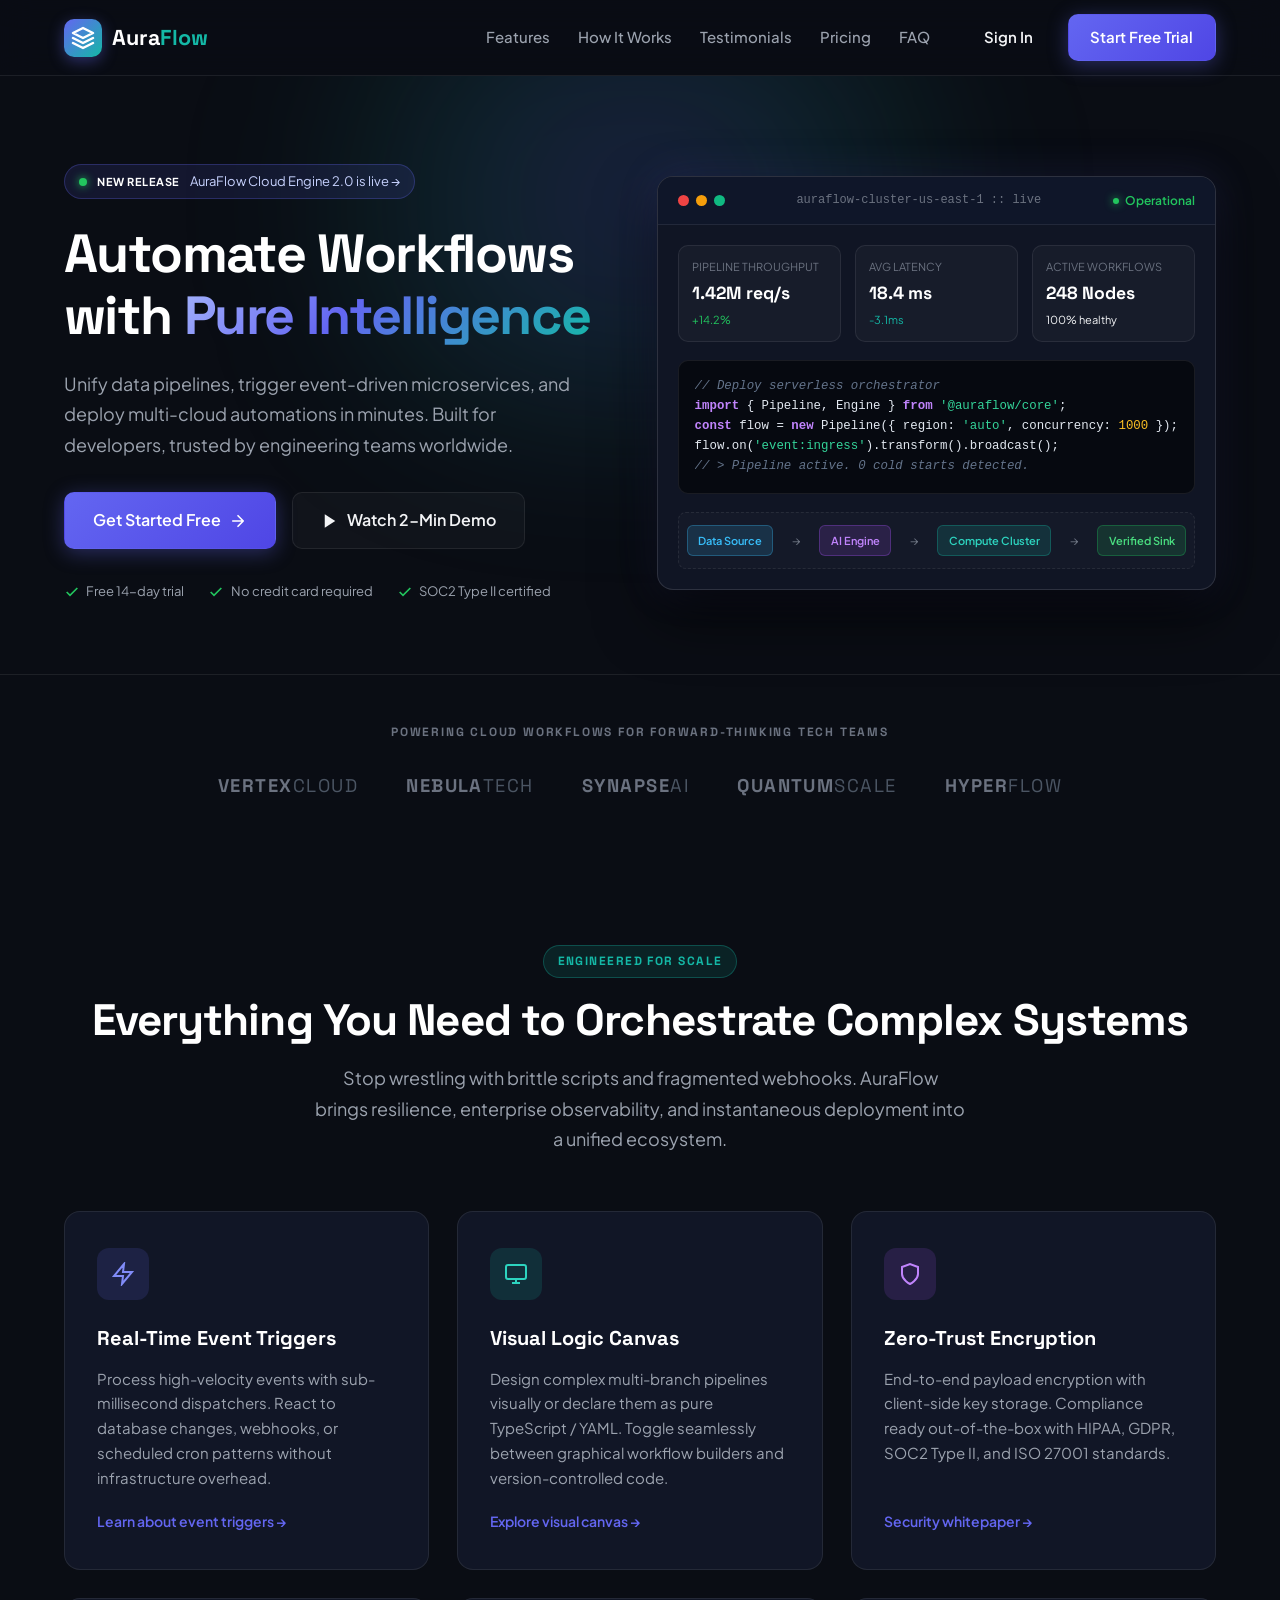
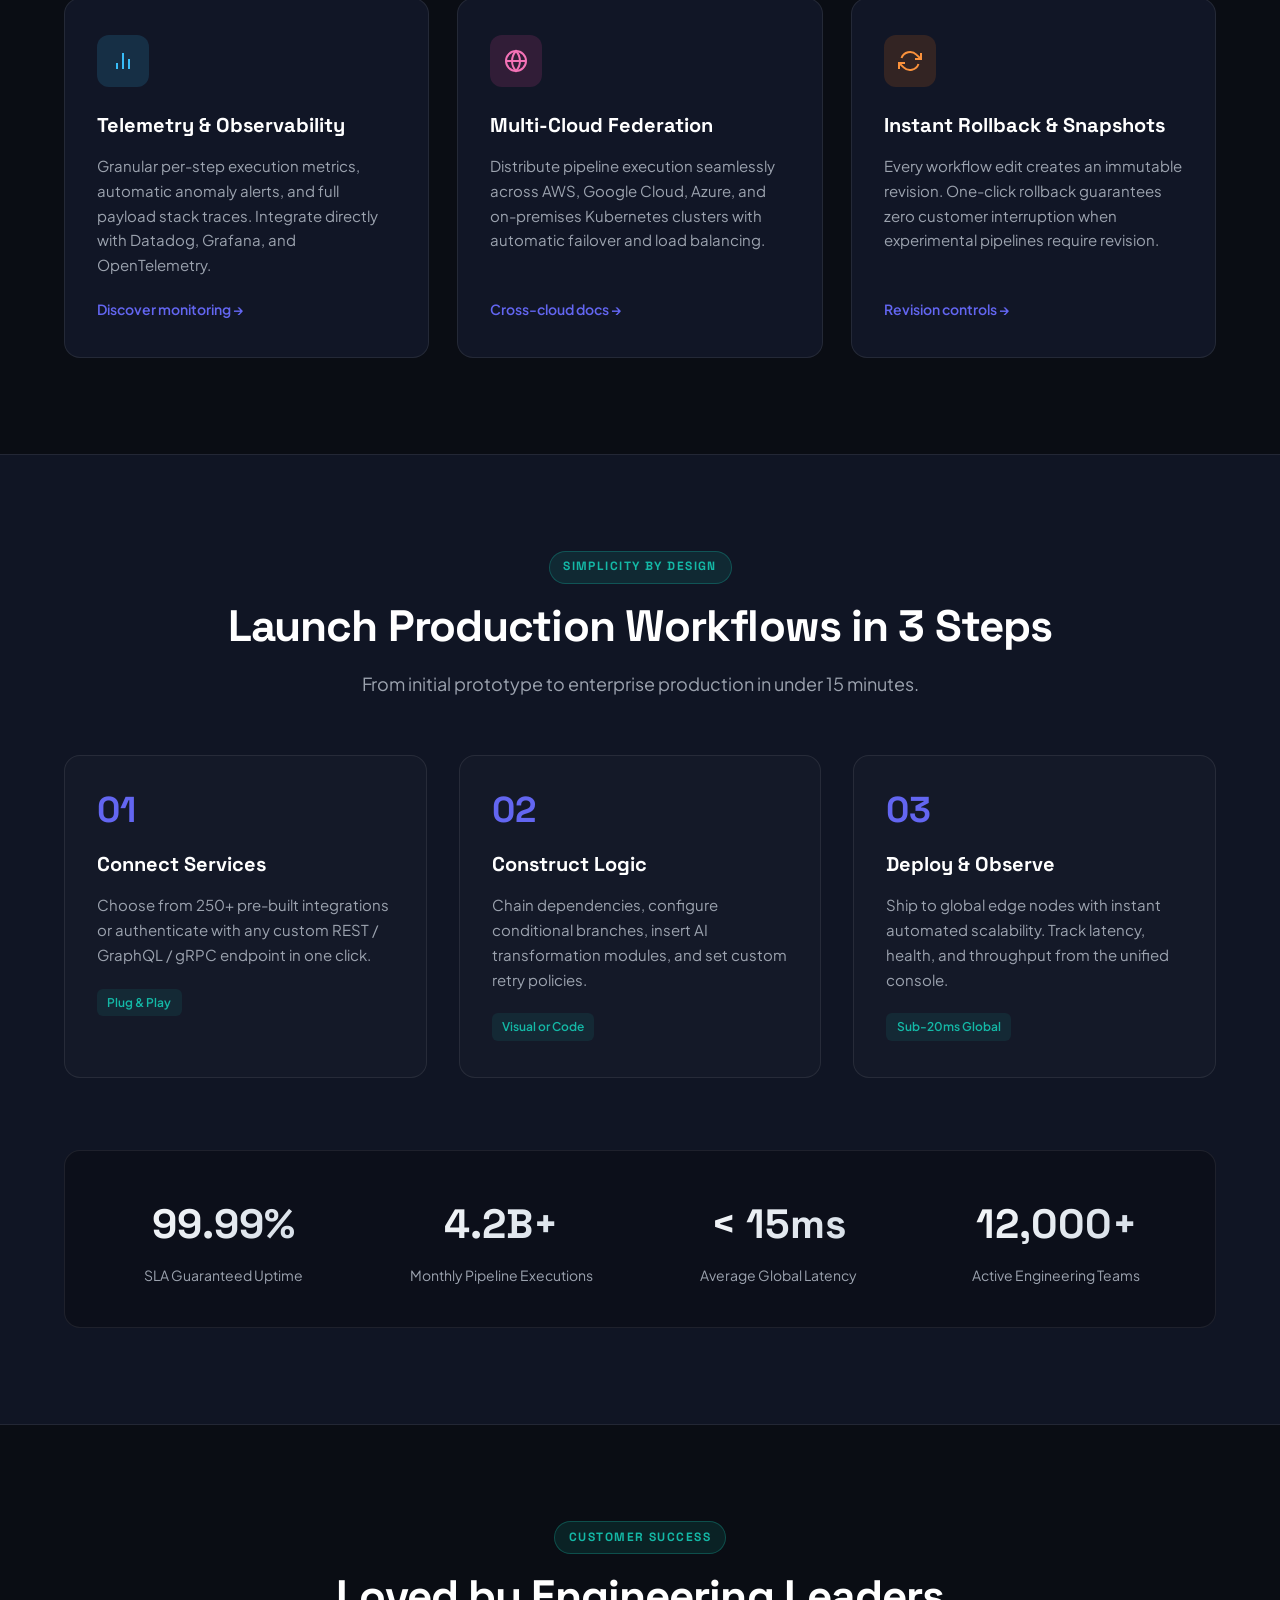
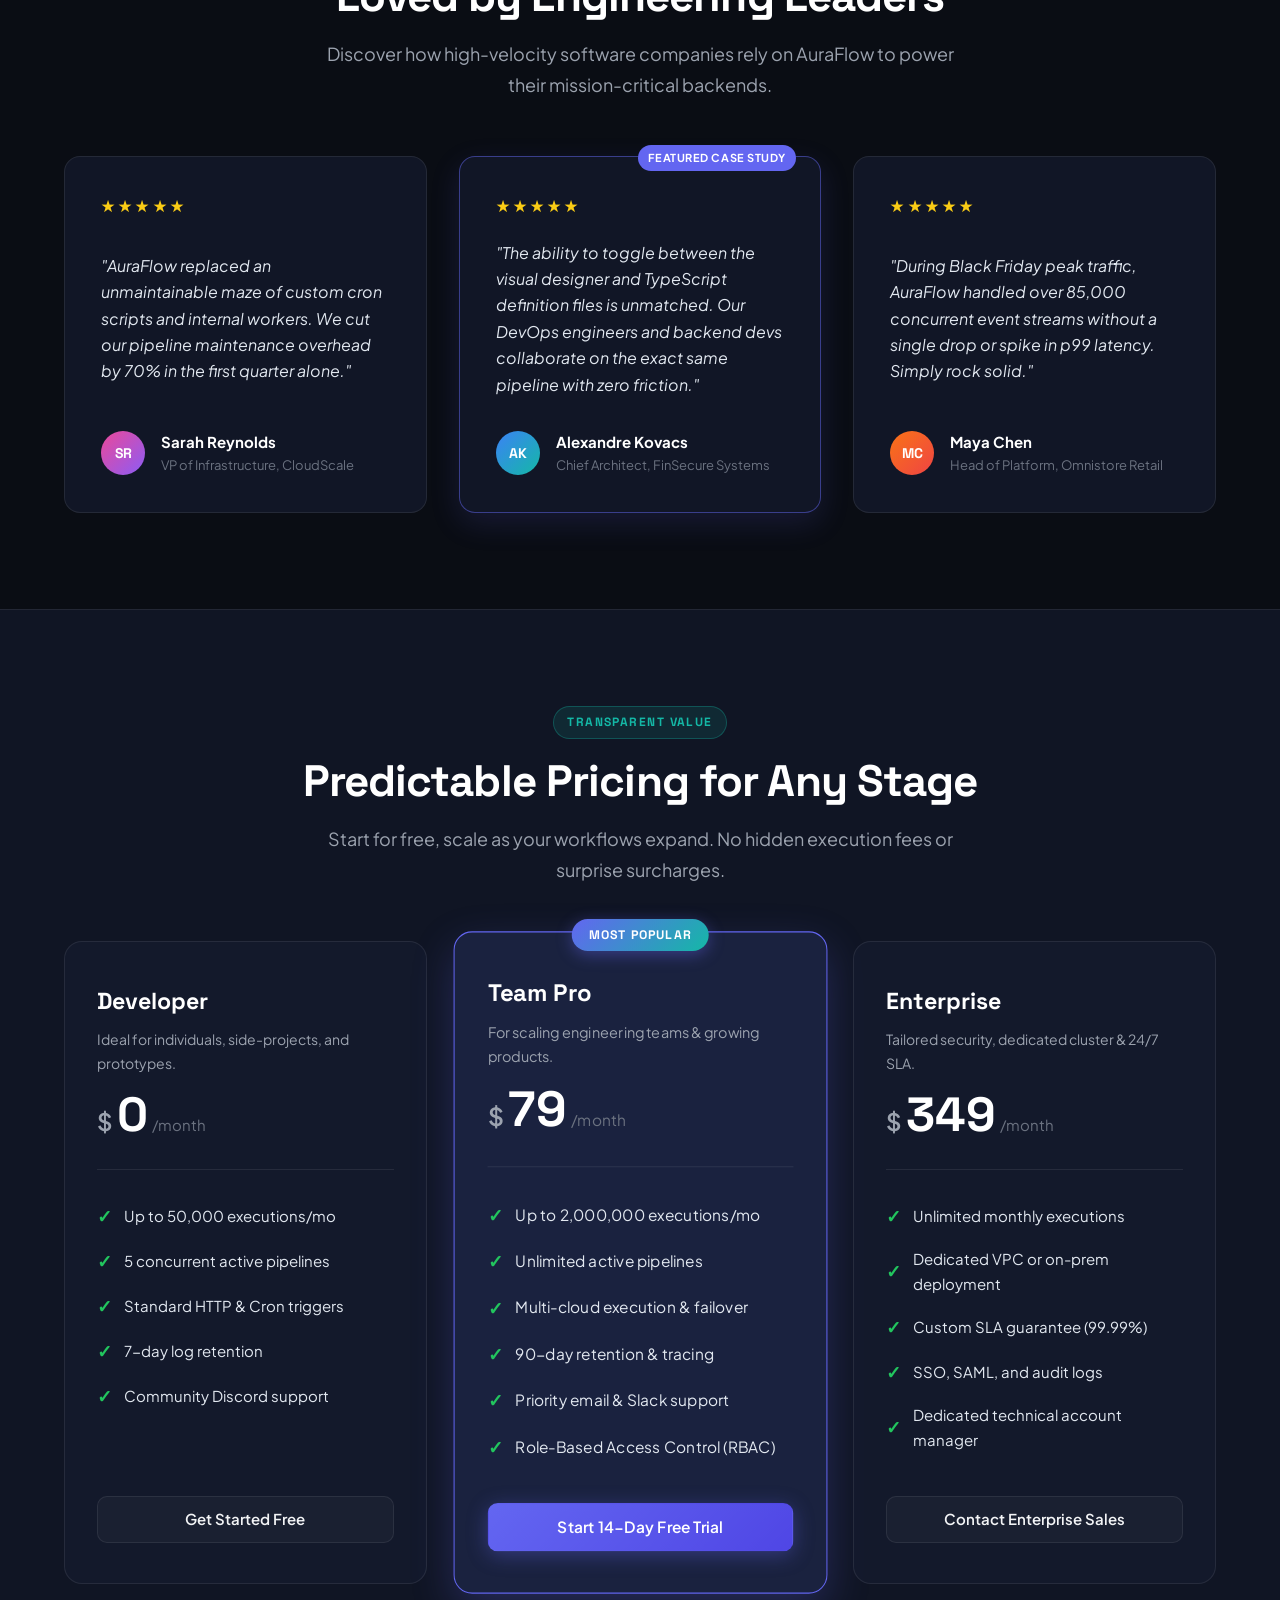
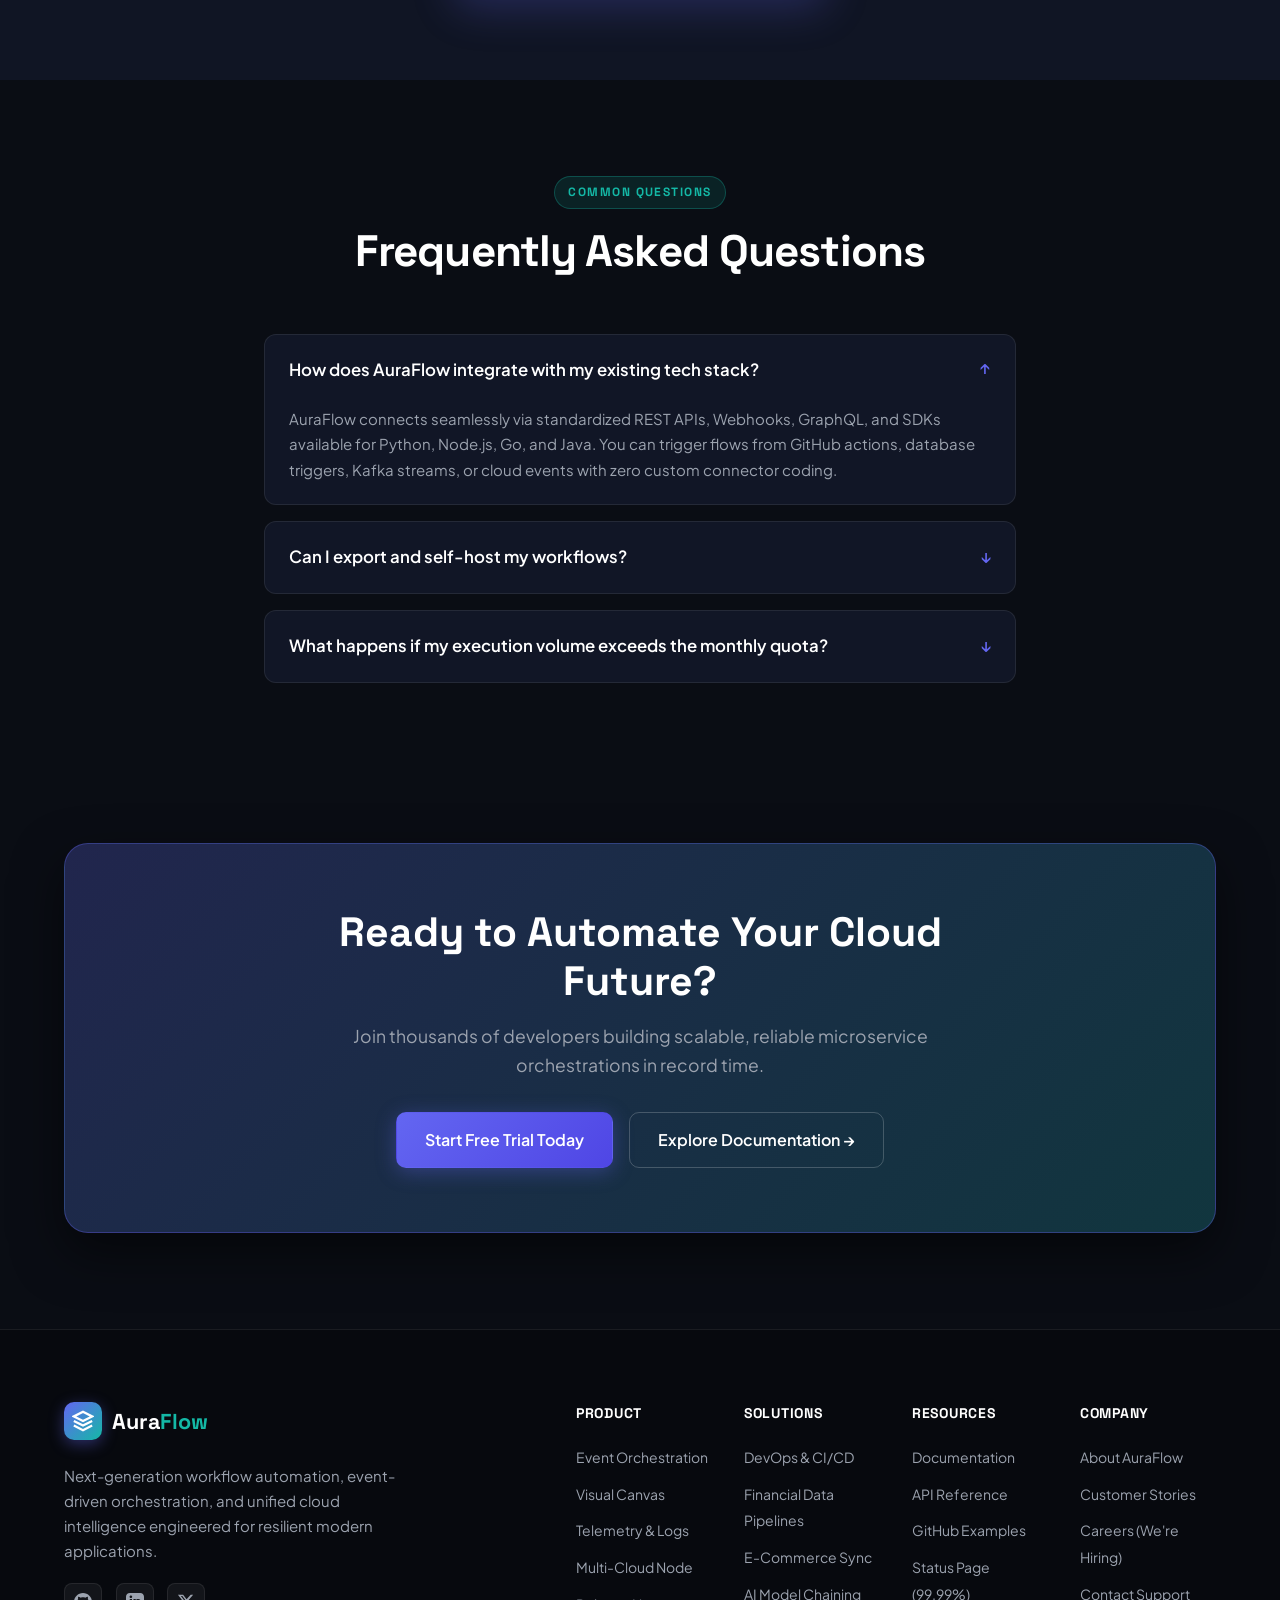
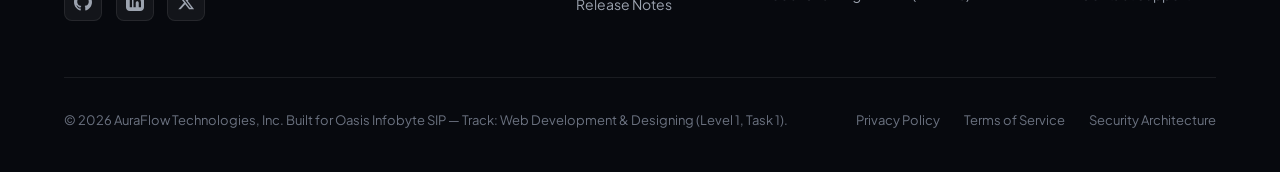
<file: WebDev-L1-LandingPage/index.html>
<!DOCTYPE html>
<html lang="en">
<head>
  <meta charset="UTF-8">
  <meta name="viewport" content="width=device-width, initial-scale=1.0">
  <meta name="description" content="AuraFlow - Next-generation AI-powered cloud workflow orchestration and automated analytics platform.">
  <title>AuraFlow — NextGen Cloud Workflow Platform</title>
  <link rel="preconnect" href="https://fonts.googleapis.com">
  <link rel="preconnect" href="https://fonts.gstatic.com" crossorigin>
  <link href="https://fonts.googleapis.com/css2?family=Plus+Jakarta+Sans:wght@300;400;500;600;700;800&family=Space+Grotesk:wght@600;700&display=swap" rel="stylesheet">
  <link rel="stylesheet" href="styles.css">
</head>
<body>

  <!-- ==================== HEADER & NAVIGATION ==================== -->
  <header class="site-header">
    <div class="container header-container">
      <a href="#hero" class="brand-logo" aria-label="AuraFlow Home">
        <span class="logo-mark">
          <svg width="24" height="24" viewBox="0 0 24 24" fill="none" stroke="currentColor" stroke-width="2.5" stroke-linecap="round" stroke-linejoin="round">
            <path d="M12 2L2 7l10 5 10-5-10-5zM2 17l10 5 10-5M2 12l10 5 10-5"/>
          </svg>
        </span>
        <span class="logo-text">Aura<strong>Flow</strong></span>
      </a>

      <!-- Pure CSS Mobile Navigation Toggle (Checkbox Hack) -->
      <input type="checkbox" id="nav-toggle" class="nav-toggle-checkbox" aria-label="Toggle navigation menu">
      <label for="nav-toggle" class="nav-toggle-label" aria-hidden="true">
        <span class="hamburger-bar"></span>
        <span class="hamburger-bar"></span>
        <span class="hamburger-bar"></span>
      </label>

      <nav class="main-nav" aria-label="Primary navigation">
        <ul class="nav-list">
          <li class="nav-item"><a href="#features" class="nav-link">Features</a></li>
          <li class="nav-item"><a href="#workflow" class="nav-link">How It Works</a></li>
          <li class="nav-item"><a href="#testimonials" class="nav-link">Testimonials</a></li>
          <li class="nav-item"><a href="#pricing" class="nav-link">Pricing</a></li>
          <li class="nav-item"><a href="#faq" class="nav-link">FAQ</a></li>
        </ul>
        <div class="nav-actions">
          <a href="#pricing" class="btn btn-secondary">Sign In</a>
          <a href="#pricing" class="btn btn-primary">Start Free Trial</a>
        </div>
      </nav>
    </div>
  </header>

  <main id="main-content">
    <!-- ==================== HERO SECTION ==================== -->
    <section id="hero" class="hero-section">
      <div class="hero-ambient-glow" aria-hidden="true"></div>
      <div class="container hero-container">
        <div class="hero-content">
          <div class="announcement-badge">
            <span class="badge-dot"></span>
            <span class="badge-tag">New Release</span>
            <span class="badge-text">AuraFlow Cloud Engine 2.0 is live &rarr;</span>
          </div>
          <h1 class="hero-title">
            Automate Workflows with <span class="gradient-text">Pure Intelligence</span>
          </h1>
          <p class="hero-subtitle">
            Unify data pipelines, trigger event-driven microservices, and deploy multi-cloud automations in minutes. Built for developers, trusted by engineering teams worldwide.
          </p>
          <div class="hero-cta-group">
            <a href="#pricing" class="btn btn-primary btn-lg">
              Get Started Free
              <svg width="18" height="18" viewBox="0 0 24 24" fill="none" stroke="currentColor" stroke-width="2.2" stroke-linecap="round" stroke-linejoin="round">
                <path d="M5 12h14M12 5l7 7-7 7"/>
              </svg>
            </a>
            <a href="#workflow" class="btn btn-outline btn-lg">
              <svg width="18" height="18" viewBox="0 0 24 24" fill="currentColor">
                <polygon points="5 3 19 12 5 21 5 3"/>
              </svg>
              Watch 2-Min Demo
            </a>
          </div>
          <div class="hero-guarantee">
            <span class="guarantee-item">
              <svg width="16" height="16" viewBox="0 0 24 24" fill="none" stroke="currentColor" stroke-width="2.5"><polyline points="20 6 9 17 4 12"/></svg>
              Free 14-day trial
            </span>
            <span class="guarantee-item">
              <svg width="16" height="16" viewBox="0 0 24 24" fill="none" stroke="currentColor" stroke-width="2.5"><polyline points="20 6 9 17 4 12"/></svg>
              No credit card required
            </span>
            <span class="guarantee-item">
              <svg width="16" height="16" viewBox="0 0 24 24" fill="none" stroke="currentColor" stroke-width="2.5"><polyline points="20 6 9 17 4 12"/></svg>
              SOC2 Type II certified
            </span>
          </div>
        </div>

        <!-- Hero UI Showcase Visual Mockup (Pure CSS) -->
        <div class="hero-visual">
          <div class="dashboard-window">
            <div class="window-header">
              <div class="window-dots">
                <span class="dot dot-red"></span>
                <span class="dot dot-yellow"></span>
                <span class="dot dot-green"></span>
              </div>
              <div class="window-title">auraflow-cluster-us-east-1 :: live</div>
              <div class="window-status">
                <span class="status-pulse"></span>
                <span>Operational</span>
              </div>
            </div>
            <div class="window-body">
              <div class="visual-metric-grid">
                <div class="mini-metric-card">
                  <span class="metric-label">Pipeline Throughput</span>
                  <span class="metric-val">1.42M req/s</span>
                  <span class="metric-trend trend-up">+14.2%</span>
                </div>
                <div class="mini-metric-card">
                  <span class="metric-label">Avg Latency</span>
                  <span class="metric-val">18.4 ms</span>
                  <span class="metric-trend trend-good">-3.1ms</span>
                </div>
                <div class="mini-metric-card">
                  <span class="metric-label">Active Workflows</span>
                  <span class="metric-val">248 Nodes</span>
                  <span class="metric-trend">100% healthy</span>
                </div>
              </div>
              <div class="code-preview-pane">
                <div class="code-line"><span class="code-comment">// Deploy serverless orchestrator</span></div>
                <div class="code-line"><span class="code-keyword">import</span> { Pipeline, Engine } <span class="code-keyword">from</span> <span class="code-string">'@auraflow/core'</span>;</div>
                <div class="code-line"><span class="code-keyword">const</span> flow = <span class="code-keyword">new</span> Pipeline({ region: <span class="code-string">'auto'</span>, concurrency: <span class="code-number">1000</span> });</div>
                <div class="code-line">flow.on(<span class="code-string">'event:ingress'</span>).transform().broadcast();</div>
                <div class="code-line"><span class="code-comment">// &gt; Pipeline active. 0 cold starts detected.</span></div>
              </div>
              <div class="workflow-flow-diagram">
                <div class="flow-node node-source">Data Source</div>
                <div class="flow-connector">&rarr;</div>
                <div class="flow-node node-ai">AI Engine</div>
                <div class="flow-connector">&rarr;</div>
                <div class="flow-node node-cluster">Compute Cluster</div>
                <div class="flow-connector">&rarr;</div>
                <div class="flow-node node-success">Verified Sink</div>
              </div>
            </div>
          </div>
        </div>
      </div>

      <!-- Trust Logos Banner -->
      <div class="trust-banner">
        <div class="container">
          <p class="trust-heading">POWERING CLOUD WORKFLOWS FOR FORWARD-THINKING TECH TEAMS</p>
          <div class="brand-row">
            <span class="partner-logo">VERTEX<span>CLOUD</span></span>
            <span class="partner-logo">NEBULA<span>TECH</span></span>
            <span class="partner-logo">SYNAPSE<span>AI</span></span>
            <span class="partner-logo">QUANTUM<span>SCALE</span></span>
            <span class="partner-logo">HYPER<span>FLOW</span></span>
          </div>
        </div>
      </div>
    </section>

    <!-- ==================== FEATURES SECTION ==================== -->
    <section id="features" class="section features-section">
      <div class="container">
        <div class="section-header text-center">
          <span class="section-tag">ENGINEERED FOR SCALE</span>
          <h2 class="section-title">Everything You Need to Orchestrate Complex Systems</h2>
          <p class="section-desc">
            Stop wrestling with brittle scripts and fragmented webhooks. AuraFlow brings resilience, enterprise observability, and instantaneous deployment into a unified ecosystem.
          </p>
        </div>

        <div class="features-grid">
          <!-- Card 1 -->
          <article class="feature-card">
            <div class="feature-icon-wrapper icon-indigo">
              <svg width="24" height="24" viewBox="0 0 24 24" fill="none" stroke="currentColor" stroke-width="2">
                <polygon points="13 2 3 14 12 14 11 22 21 10 12 10 13 2"/>
              </svg>
            </div>
            <h3 class="feature-title">Real-Time Event Triggers</h3>
            <p class="feature-text">
              Process high-velocity events with sub-millisecond dispatchers. React to database changes, webhooks, or scheduled cron patterns without infrastructure overhead.
            </p>
            <span class="feature-link">Learn about event triggers &rarr;</span>
          </article>

          <!-- Card 2 -->
          <article class="feature-card">
            <div class="feature-icon-wrapper icon-teal">
              <svg width="24" height="24" viewBox="0 0 24 24" fill="none" stroke="currentColor" stroke-width="2">
                <rect x="2" y="3" width="20" height="14" rx="2" ry="2"/>
                <line x1="8" y1="21" x2="16" y2="21"/>
                <line x1="12" y1="17" x2="12" y2="21"/>
              </svg>
            </div>
            <h3 class="feature-title">Visual Logic Canvas</h3>
            <p class="feature-text">
              Design complex multi-branch pipelines visually or declare them as pure TypeScript / YAML. Toggle seamlessly between graphical workflow builders and version-controlled code.
            </p>
            <span class="feature-link">Explore visual canvas &rarr;</span>
          </article>

          <!-- Card 3 -->
          <article class="feature-card">
            <div class="feature-icon-wrapper icon-purple">
              <svg width="24" height="24" viewBox="0 0 24 24" fill="none" stroke="currentColor" stroke-width="2">
                <path d="M12 22s8-4 8-10V5l-8-3-8 3v7c0 6 8 10 8 10z"/>
              </svg>
            </div>
            <h3 class="feature-title">Zero-Trust Encryption</h3>
            <p class="feature-text">
              End-to-end payload encryption with client-side key storage. Compliance ready out-of-the-box with HIPAA, GDPR, SOC2 Type II, and ISO 27001 standards.
            </p>
            <span class="feature-link">Security whitepaper &rarr;</span>
          </article>

          <!-- Card 4 -->
          <article class="feature-card">
            <div class="feature-icon-wrapper icon-blue">
              <svg width="24" height="24" viewBox="0 0 24 24" fill="none" stroke="currentColor" stroke-width="2">
                <line x1="18" y1="20" x2="18" y2="10"/>
                <line x1="12" y1="20" x2="12" y2="4"/>
                <line x1="6" y1="20" x2="6" y2="14"/>
              </svg>
            </div>
            <h3 class="feature-title">Telemetry & Observability</h3>
            <p class="feature-text">
              Granular per-step execution metrics, automatic anomaly alerts, and full payload stack traces. Integrate directly with Datadog, Grafana, and OpenTelemetry.
            </p>
            <span class="feature-link">Discover monitoring &rarr;</span>
          </article>

          <!-- Card 5 -->
          <article class="feature-card">
            <div class="feature-icon-wrapper icon-pink">
              <svg width="24" height="24" viewBox="0 0 24 24" fill="none" stroke="currentColor" stroke-width="2">
                <circle cx="12" cy="12" r="10"/>
                <line x1="2" y1="12" x2="22" y2="12"/>
                <path d="M12 2a15.3 15.3 0 0 1 4 10 15.3 15.3 0 0 1-4 10 15.3 15.3 0 0 1-4-10 15.3 15.3 0 0 1 4-10z"/>
              </svg>
            </div>
            <h3 class="feature-title">Multi-Cloud Federation</h3>
            <p class="feature-text">
              Distribute pipeline execution seamlessly across AWS, Google Cloud, Azure, and on-premises Kubernetes clusters with automatic failover and load balancing.
            </p>
            <span class="feature-link">Cross-cloud docs &rarr;</span>
          </article>

          <!-- Card 6 -->
          <article class="feature-card">
            <div class="feature-icon-wrapper icon-orange">
              <svg width="24" height="24" viewBox="0 0 24 24" fill="none" stroke="currentColor" stroke-width="2">
                <polyline points="23 4 23 10 17 10"/>
                <polyline points="1 20 1 14 7 14"/>
                <path d="M3.51 9a9 9 0 0 1 14.85-3.36L23 10M1 14l4.64 4.36A9 9 0 0 0 20.49 15"/>
              </svg>
            </div>
            <h3 class="feature-title">Instant Rollback & Snapshots</h3>
            <p class="feature-text">
              Every workflow edit creates an immutable revision. One-click rollback guarantees zero customer interruption when experimental pipelines require revision.
            </p>
            <span class="feature-link">Revision controls &rarr;</span>
          </article>
        </div>
      </div>
    </section>

    <!-- ==================== HOW IT WORKS SECTION ==================== -->
    <section id="workflow" class="section workflow-section">
      <div class="container">
        <div class="section-header text-center">
          <span class="section-tag">SIMPLICITY BY DESIGN</span>
          <h2 class="section-title">Launch Production Workflows in 3 Steps</h2>
          <p class="section-desc">
            From initial prototype to enterprise production in under 15 minutes.
          </p>
        </div>

        <div class="workflow-steps-grid">
          <div class="step-card">
            <div class="step-number">01</div>
            <h3 class="step-title">Connect Services</h3>
            <p class="step-text">
              Choose from 250+ pre-built integrations or authenticate with any custom REST / GraphQL / gRPC endpoint in one click.
            </p>
            <div class="step-badge">Plug & Play</div>
          </div>

          <div class="step-card">
            <div class="step-number">02</div>
            <h3 class="step-title">Construct Logic</h3>
            <p class="step-text">
              Chain dependencies, configure conditional branches, insert AI transformation modules, and set custom retry policies.
            </p>
            <div class="step-badge">Visual or Code</div>
          </div>

          <div class="step-card">
            <div class="step-number">03</div>
            <h3 class="step-title">Deploy & Observe</h3>
            <p class="step-text">
              Ship to global edge nodes with instant automated scalability. Track latency, health, and throughput from the unified console.
            </p>
            <div class="step-badge">Sub-20ms Global</div>
          </div>
        </div>

        <!-- Metrics Ticker -->
        <div class="metrics-grid">
          <div class="metric-item">
            <span class="metric-huge">99.99%</span>
            <span class="metric-sub">SLA Guaranteed Uptime</span>
          </div>
          <div class="metric-item">
            <span class="metric-huge">4.2B+</span>
            <span class="metric-sub">Monthly Pipeline Executions</span>
          </div>
          <div class="metric-item">
            <span class="metric-huge">&lt; 15ms</span>
            <span class="metric-sub">Average Global Latency</span>
          </div>
          <div class="metric-item">
            <span class="metric-huge">12,000+</span>
            <span class="metric-sub">Active Engineering Teams</span>
          </div>
        </div>
      </div>
    </section>

    <!-- ==================== TESTIMONIALS SECTION ==================== -->
    <section id="testimonials" class="section testimonials-section">
      <div class="container">
        <div class="section-header text-center">
          <span class="section-tag">CUSTOMER SUCCESS</span>
          <h2 class="section-title">Loved by Engineering Leaders</h2>
          <p class="section-desc">
            Discover how high-velocity software companies rely on AuraFlow to power their mission-critical backends.
          </p>
        </div>

        <div class="testimonials-grid">
          <!-- Testimonial 1 -->
          <article class="testimonial-card">
            <div class="testimonial-stars" aria-label="5 stars rating">★★★★★</div>
            <blockquote class="testimonial-quote">
              "AuraFlow replaced an unmaintainable maze of custom cron scripts and internal workers. We cut our pipeline maintenance overhead by 70% in the first quarter alone."
            </blockquote>
            <div class="testimonial-author">
              <div class="author-avatar avatar-1">SR</div>
              <div class="author-info">
                <span class="author-name">Sarah Reynolds</span>
                <span class="author-role">VP of Infrastructure, CloudScale</span>
              </div>
            </div>
          </article>

          <!-- Testimonial 2 -->
          <article class="testimonial-card featured-testimonial">
            <div class="featured-badge">Featured Case Study</div>
            <div class="testimonial-stars" aria-label="5 stars rating">★★★★★</div>
            <blockquote class="testimonial-quote">
              "The ability to toggle between the visual designer and TypeScript definition files is unmatched. Our DevOps engineers and backend devs collaborate on the exact same pipeline with zero friction."
            </blockquote>
            <div class="testimonial-author">
              <div class="author-avatar avatar-2">AK</div>
              <div class="author-info">
                <span class="author-name">Alexandre Kovacs</span>
                <span class="author-role">Chief Architect, FinSecure Systems</span>
              </div>
            </div>
          </article>

          <!-- Testimonial 3 -->
          <article class="testimonial-card">
            <div class="testimonial-stars" aria-label="5 stars rating">★★★★★</div>
            <blockquote class="testimonial-quote">
              "During Black Friday peak traffic, AuraFlow handled over 85,000 concurrent event streams without a single drop or spike in p99 latency. Simply rock solid."
            </blockquote>
            <div class="testimonial-author">
              <div class="author-avatar avatar-3">MC</div>
              <div class="author-info">
                <span class="author-name">Maya Chen</span>
                <span class="author-role">Head of Platform, Omnistore Retail</span>
              </div>
            </div>
          </article>
        </div>
      </div>
    </section>

    <!-- ==================== PRICING SECTION ==================== -->
    <section id="pricing" class="section pricing-section">
      <div class="container">
        <div class="section-header text-center">
          <span class="section-tag">TRANSPARENT VALUE</span>
          <h2 class="section-title">Predictable Pricing for Any Stage</h2>
          <p class="section-desc">
            Start for free, scale as your workflows expand. No hidden execution fees or surprise surcharges.
          </p>
        </div>

        <div class="pricing-grid">
          <!-- Tier 1 -->
          <div class="pricing-card">
            <div class="pricing-header">
              <h3 class="tier-name">Developer</h3>
              <p class="tier-tagline">Ideal for individuals, side-projects, and prototypes.</p>
              <div class="tier-price">
                <span class="currency">$</span>
                <span class="amount">0</span>
                <span class="duration">/month</span>
              </div>
            </div>
            <ul class="pricing-features">
              <li><span class="check-icon">&#10003;</span> Up to 50,000 executions/mo</li>
              <li><span class="check-icon">&#10003;</span> 5 concurrent active pipelines</li>
              <li><span class="check-icon">&#10003;</span> Standard HTTP & Cron triggers</li>
              <li><span class="check-icon">&#10003;</span> 7-day log retention</li>
              <li><span class="check-icon">&#10003;</span> Community Discord support</li>
            </ul>
            <a href="#hero" class="btn btn-outline btn-block">Get Started Free</a>
          </div>

          <!-- Tier 2 (Popular) -->
          <div class="pricing-card popular-card">
            <div class="popular-ribbon">Most Popular</div>
            <div class="pricing-header">
              <h3 class="tier-name">Team Pro</h3>
              <p class="tier-tagline">For scaling engineering teams & growing products.</p>
              <div class="tier-price">
                <span class="currency">$</span>
                <span class="amount">79</span>
                <span class="duration">/month</span>
              </div>
            </div>
            <ul class="pricing-features">
              <li><span class="check-icon">&#10003;</span> Up to 2,000,000 executions/mo</li>
              <li><span class="check-icon">&#10003;</span> Unlimited active pipelines</li>
              <li><span class="check-icon">&#10003;</span> Multi-cloud execution & failover</li>
              <li><span class="check-icon">&#10003;</span> 90-day retention & tracing</li>
              <li><span class="check-icon">&#10003;</span> Priority email & Slack support</li>
              <li><span class="check-icon">&#10003;</span> Role-Based Access Control (RBAC)</li>
            </ul>
            <a href="#hero" class="btn btn-primary btn-block">Start 14-Day Free Trial</a>
          </div>

          <!-- Tier 3 -->
          <div class="pricing-card">
            <div class="pricing-header">
              <h3 class="tier-name">Enterprise</h3>
              <p class="tier-tagline">Tailored security, dedicated cluster & 24/7 SLA.</p>
              <div class="tier-price">
                <span class="currency">$</span>
                <span class="amount">349</span>
                <span class="duration">/month</span>
              </div>
            </div>
            <ul class="pricing-features">
              <li><span class="check-icon">&#10003;</span> Unlimited monthly executions</li>
              <li><span class="check-icon">&#10003;</span> Dedicated VPC or on-prem deployment</li>
              <li><span class="check-icon">&#10003;</span> Custom SLA guarantee (99.99%)</li>
              <li><span class="check-icon">&#10003;</span> SSO, SAML, and audit logs</li>
              <li><span class="check-icon">&#10003;</span> Dedicated technical account manager</li>
            </ul>
            <a href="#hero" class="btn btn-outline btn-block">Contact Enterprise Sales</a>
          </div>
        </div>
      </div>
    </section>

    <!-- ==================== FAQ SECTION ==================== -->
    <section id="faq" class="section faq-section">
      <div class="container faq-container">
        <div class="section-header text-center">
          <span class="section-tag">COMMON QUESTIONS</span>
          <h2 class="section-title">Frequently Asked Questions</h2>
        </div>

        <div class="faq-list">
          <details class="faq-item" open>
            <summary class="faq-question">
              <span>How does AuraFlow integrate with my existing tech stack?</span>
              <span class="faq-arrow">&darr;</span>
            </summary>
            <div class="faq-answer">
              <p>
                AuraFlow connects seamlessly via standardized REST APIs, Webhooks, GraphQL, and SDKs available for Python, Node.js, Go, and Java. You can trigger flows from GitHub actions, database triggers, Kafka streams, or cloud events with zero custom connector coding.
              </p>
            </div>
          </details>

          <details class="faq-item">
            <summary class="faq-question">
              <span>Can I export and self-host my workflows?</span>
              <span class="faq-arrow">&darr;</span>
            </summary>
            <div class="faq-answer">
              <p>
                Yes! Every workflow is stored in an open declarative YAML format. Enterprise subscribers can run the AuraFlow execution daemon inside their private Kubernetes clusters or air-gapped on-premises data centers.
              </p>
            </div>
          </details>

          <details class="faq-item">
            <summary class="faq-question">
              <span>What happens if my execution volume exceeds the monthly quota?</span>
              <span class="faq-arrow">&darr;</span>
            </summary>
            <div class="faq-answer">
              <p>
                Your workflows will never experience downtime or hard blocks. We provide a grace threshold and notify you well in advance, allowing you to upgrade smoothly or pay transparent per-unit overage rates.
              </p>
            </div>
          </details>
        </div>
      </div>
    </section>

    <!-- ==================== CTA BANNER ==================== -->
    <section class="cta-banner-section">
      <div class="container">
        <div class="cta-banner-card">
          <div class="cta-content">
            <h2 class="cta-title">Ready to Automate Your Cloud Future?</h2>
            <p class="cta-desc">
              Join thousands of developers building scalable, reliable microservice orchestrations in record time.
            </p>
            <div class="cta-buttons">
              <a href="#pricing" class="btn btn-primary btn-lg">Start Free Trial Today</a>
              <a href="#workflow" class="btn btn-ghost btn-lg">Explore Documentation &rarr;</a>
            </div>
          </div>
        </div>
      </div>
    </section>
  </main>

  <!-- ==================== FOOTER ==================== -->
  <footer class="site-footer">
    <div class="container footer-container">
      <div class="footer-top">
        <div class="footer-brand-col">
          <a href="#hero" class="brand-logo footer-logo">
            <span class="logo-mark">
              <svg width="22" height="22" viewBox="0 0 24 24" fill="none" stroke="currentColor" stroke-width="2.5">
                <path d="M12 2L2 7l10 5 10-5-10-5zM2 17l10 5 10-5M2 12l10 5 10-5"/>
              </svg>
            </span>
            <span class="logo-text">Aura<strong>Flow</strong></span>
          </a>
          <p class="footer-bio">
            Next-generation workflow automation, event-driven orchestration, and unified cloud intelligence engineered for resilient modern applications.
          </p>
          <div class="social-links" aria-label="Social media profiles">
            <a href="https://github.com" target="_blank" rel="noopener noreferrer" class="social-link" aria-label="GitHub">
              <svg width="18" height="18" viewBox="0 0 24 24" fill="currentColor"><path d="M12 0c-6.626 0-12 5.373-12 12 0 5.302 3.438 9.8 8.207 11.387.599.111.793-.261.793-.577v-2.234c-3.338.726-4.033-1.416-4.033-1.416-.546-1.387-1.333-1.756-1.333-1.756-1.089-.745.083-.729.083-.729 1.205.084 1.839 1.237 1.839 1.237 1.07 1.834 2.807 1.304 3.492.997.107-.775.418-1.305.762-1.604-2.665-.305-5.467-1.334-5.467-5.931 0-1.311.469-2.381 1.236-3.221-.124-.303-.535-1.524.117-3.176 0 0 1.008-.322 3.301 1.23.957-.266 1.983-.399 3.003-.404 1.02.005 2.047.138 3.006.404 2.291-1.552 3.297-1.23 3.297-1.23.653 1.653.242 2.874.118 3.176.77.84 1.235 1.911 1.235 3.221 0 4.609-2.807 5.624-5.479 5.921.43.372.823 1.102.823 2.222v3.293c0 .319.192.694.801.576 4.765-1.589 8.199-6.086 8.199-11.386 0-6.627-5.373-12-12-12z"/></svg>
            </a>
            <a href="https://linkedin.com" target="_blank" rel="noopener noreferrer" class="social-link" aria-label="LinkedIn">
              <svg width="18" height="18" viewBox="0 0 24 24" fill="currentColor"><path d="M19 0h-14c-2.761 0-5 2.239-5 5v14c0 2.761 2.239 5 5 5h14c2.762 0 5-2.239 5-5v-14c0-2.761-2.238-5-5-5zm-11 19h-3v-11h3v11zm-1.5-12.268c-.966 0-1.75-.79-1.75-1.764s.784-1.764 1.75-1.764 1.75.79 1.75 1.764-.783 1.764-1.75 1.764zm13.5 12.268h-3v-5.604c0-3.368-4-3.113-4 0v5.604h-3v-11h3v1.765c1.396-2.586 7-2.777 7 2.476v6.759z"/></svg>
            </a>
            <a href="https://twitter.com" target="_blank" rel="noopener noreferrer" class="social-link" aria-label="Twitter / X">
              <svg width="18" height="18" viewBox="0 0 24 24" fill="currentColor"><path d="M18.244 2.25h3.308l-7.227 8.26 8.502 11.24H16.17l-5.214-6.817L4.99 21.75H1.68l7.73-8.835L1.254 2.25H8.08l4.713 6.231zm-1.161 17.52h1.833L7.084 4.126H5.117z"/></svg>
            </a>
          </div>
        </div>

        <div class="footer-links-grid">
          <div class="footer-col">
            <h4 class="footer-heading">Product</h4>
            <ul class="footer-nav">
              <li><a href="#features">Event Orchestration</a></li>
              <li><a href="#features">Visual Canvas</a></li>
              <li><a href="#features">Telemetry & Logs</a></li>
              <li><a href="#pricing">Multi-Cloud Node</a></li>
              <li><a href="#pricing">Release Notes</a></li>
            </ul>
          </div>

          <div class="footer-col">
            <h4 class="footer-heading">Solutions</h4>
            <ul class="footer-nav">
              <li><a href="#features">DevOps & CI/CD</a></li>
              <li><a href="#features">Financial Data Pipelines</a></li>
              <li><a href="#features">E-Commerce Sync</a></li>
              <li><a href="#features">AI Model Chaining</a></li>
            </ul>
          </div>

          <div class="footer-col">
            <h4 class="footer-heading">Resources</h4>
            <ul class="footer-nav">
              <li><a href="#faq">Documentation</a></li>
              <li><a href="#faq">API Reference</a></li>
              <li><a href="#faq">GitHub Examples</a></li>
              <li><a href="#faq">Status Page (99.99%)</a></li>
            </ul>
          </div>

          <div class="footer-col">
            <h4 class="footer-heading">Company</h4>
            <ul class="footer-nav">
              <li><a href="#hero">About AuraFlow</a></li>
              <li><a href="#testimonials">Customer Stories</a></li>
              <li><a href="#hero">Careers (We're Hiring)</a></li>
              <li><a href="mailto:contact@auraflow.io">Contact Support</a></li>
            </ul>
          </div>
        </div>
      </div>

      <div class="footer-bottom">
        <p class="copyright-text">
          &copy; 2026 AuraFlow Technologies, Inc. Built for Oasis Infobyte SIP — Track: Web Development & Designing (Level 1, Task 1).
        </p>
        <div class="footer-legal">
          <a href="#hero">Privacy Policy</a>
          <a href="#hero">Terms of Service</a>
          <a href="#hero">Security Architecture</a>
        </div>
      </div>
    </div>
  </footer>

</body>
</html>
</file>
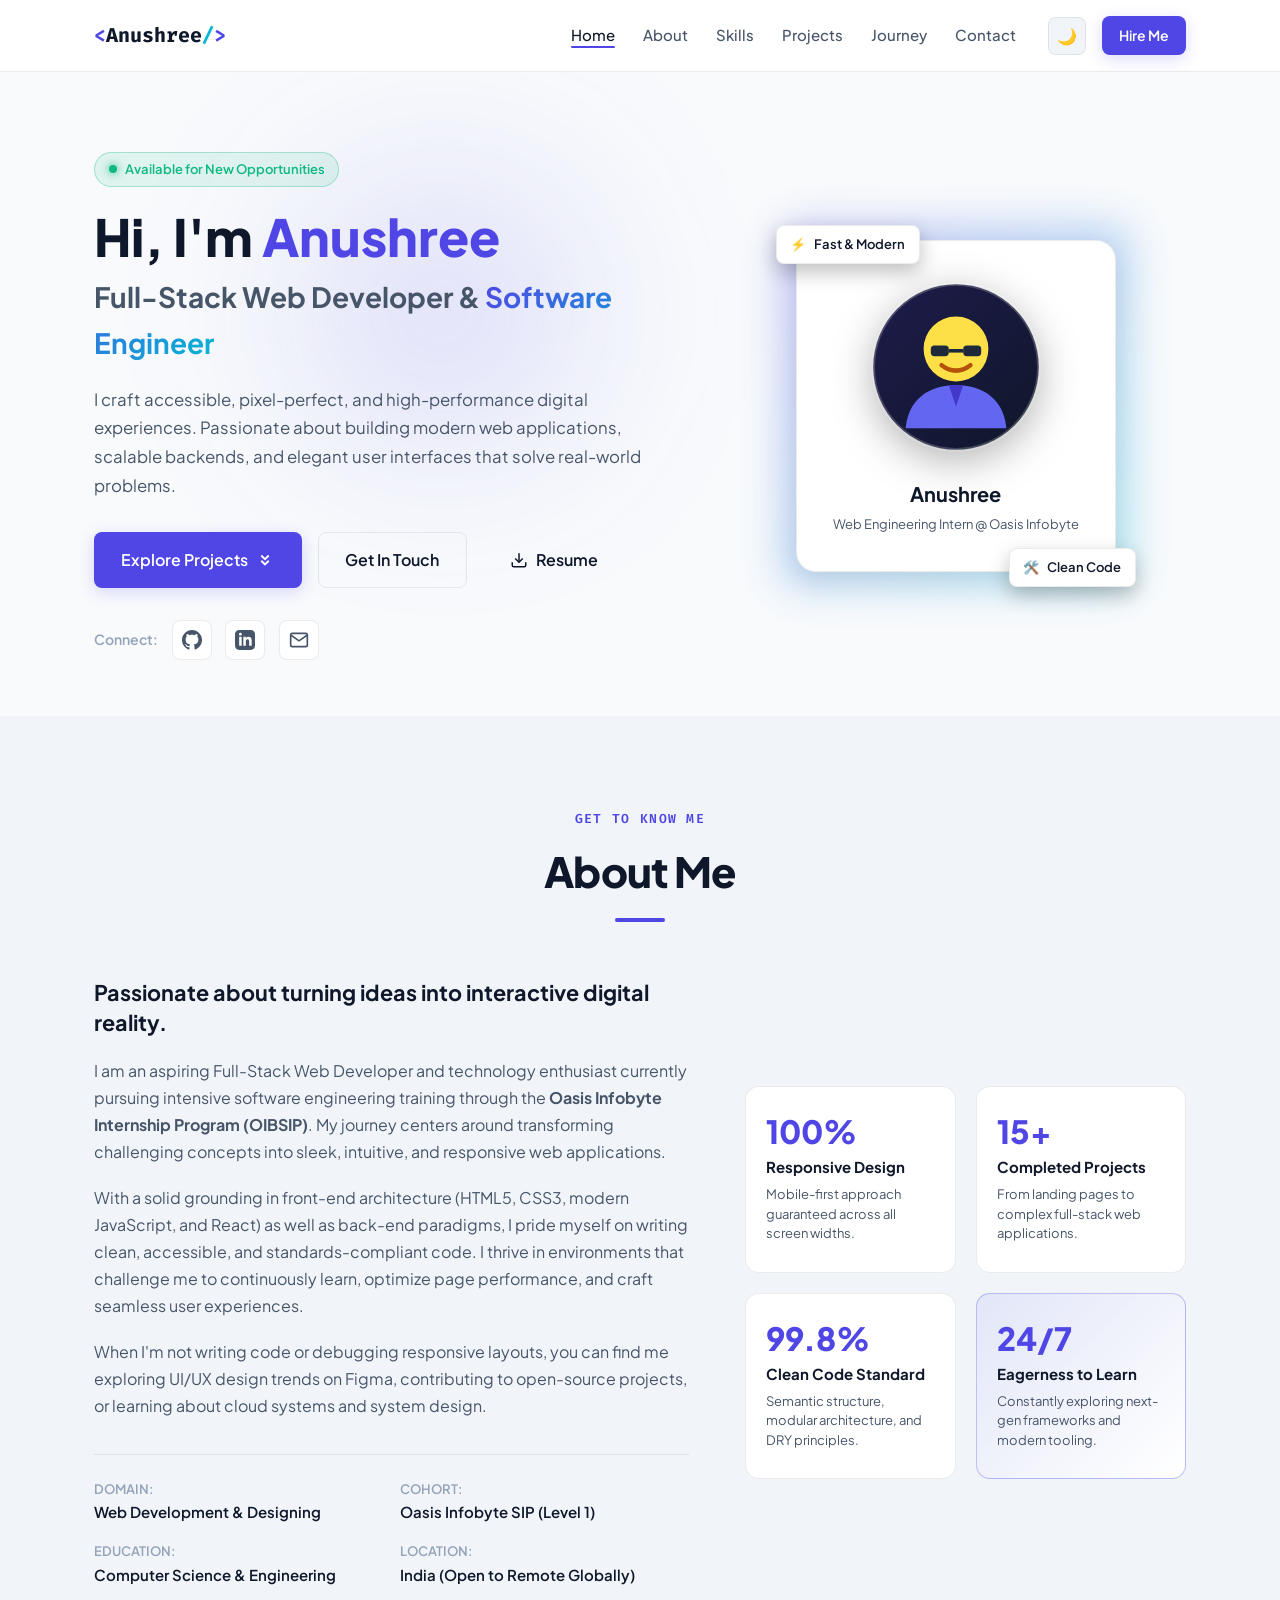
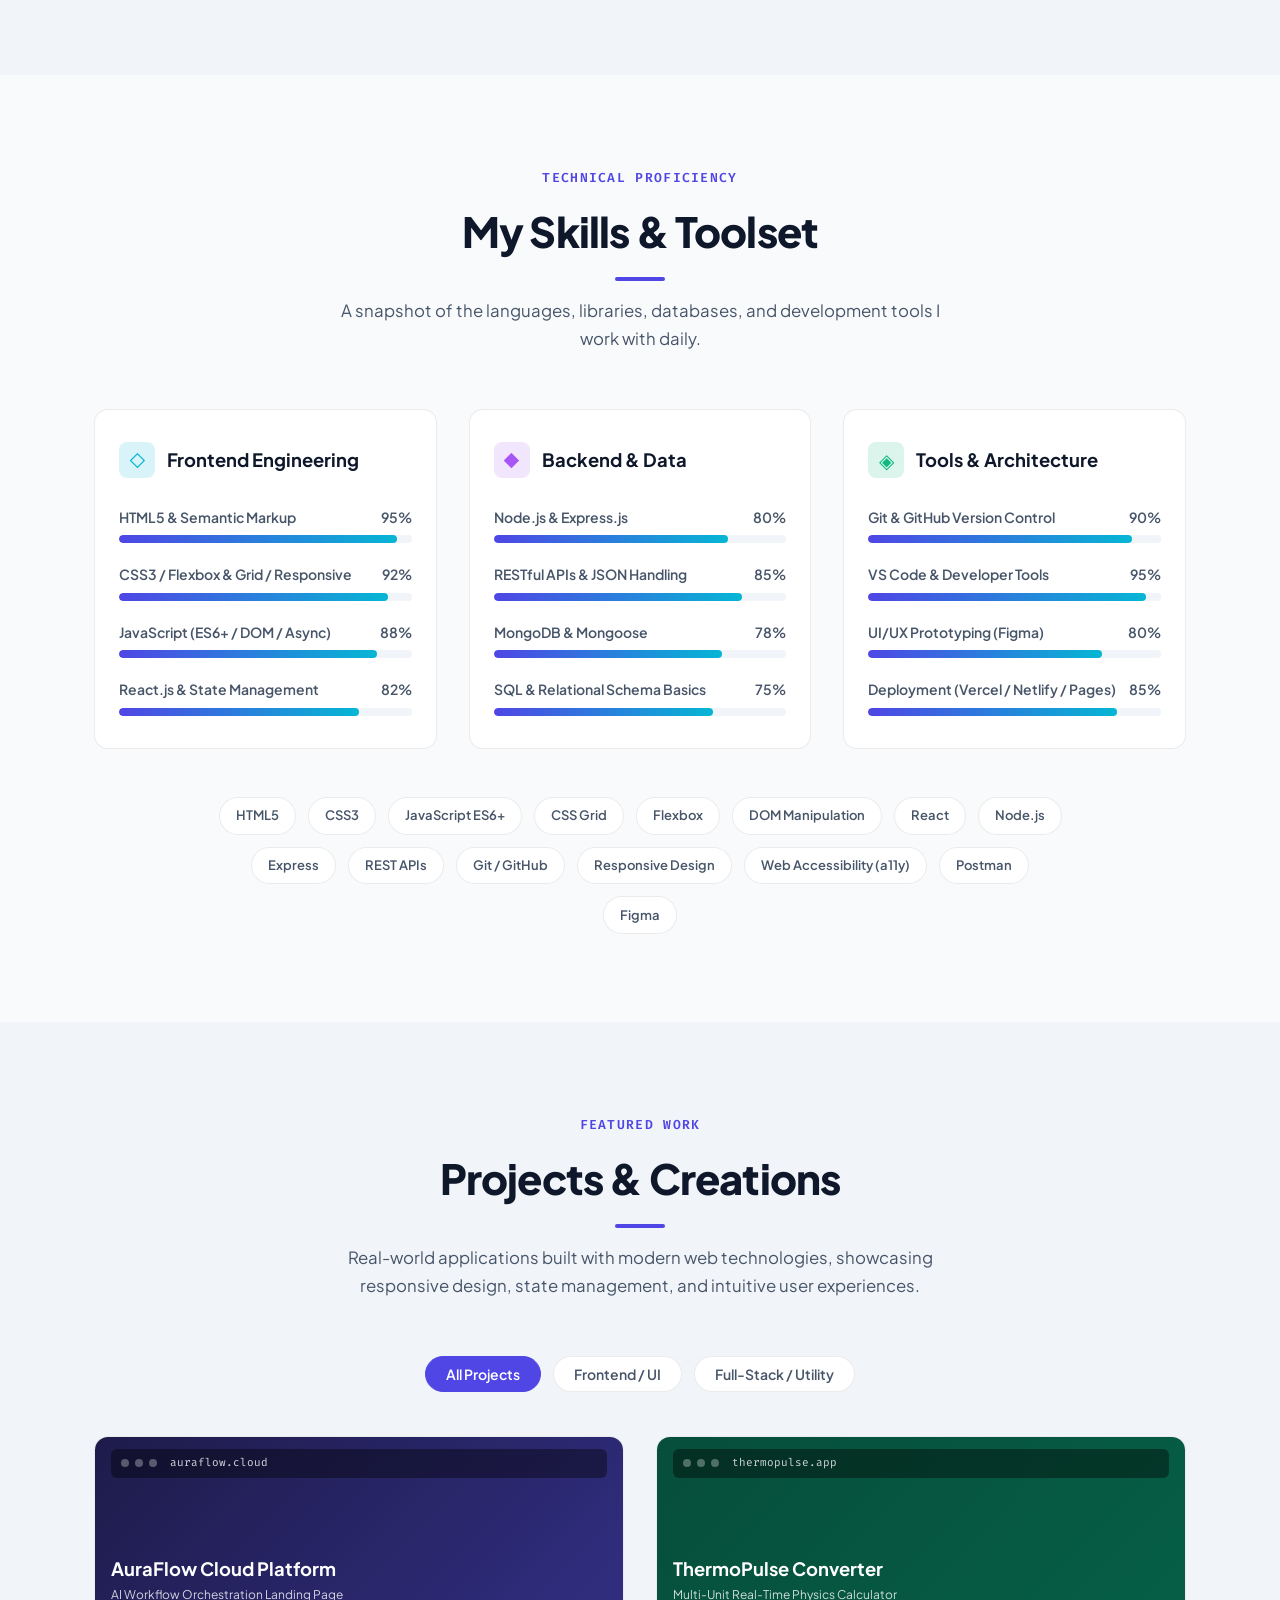
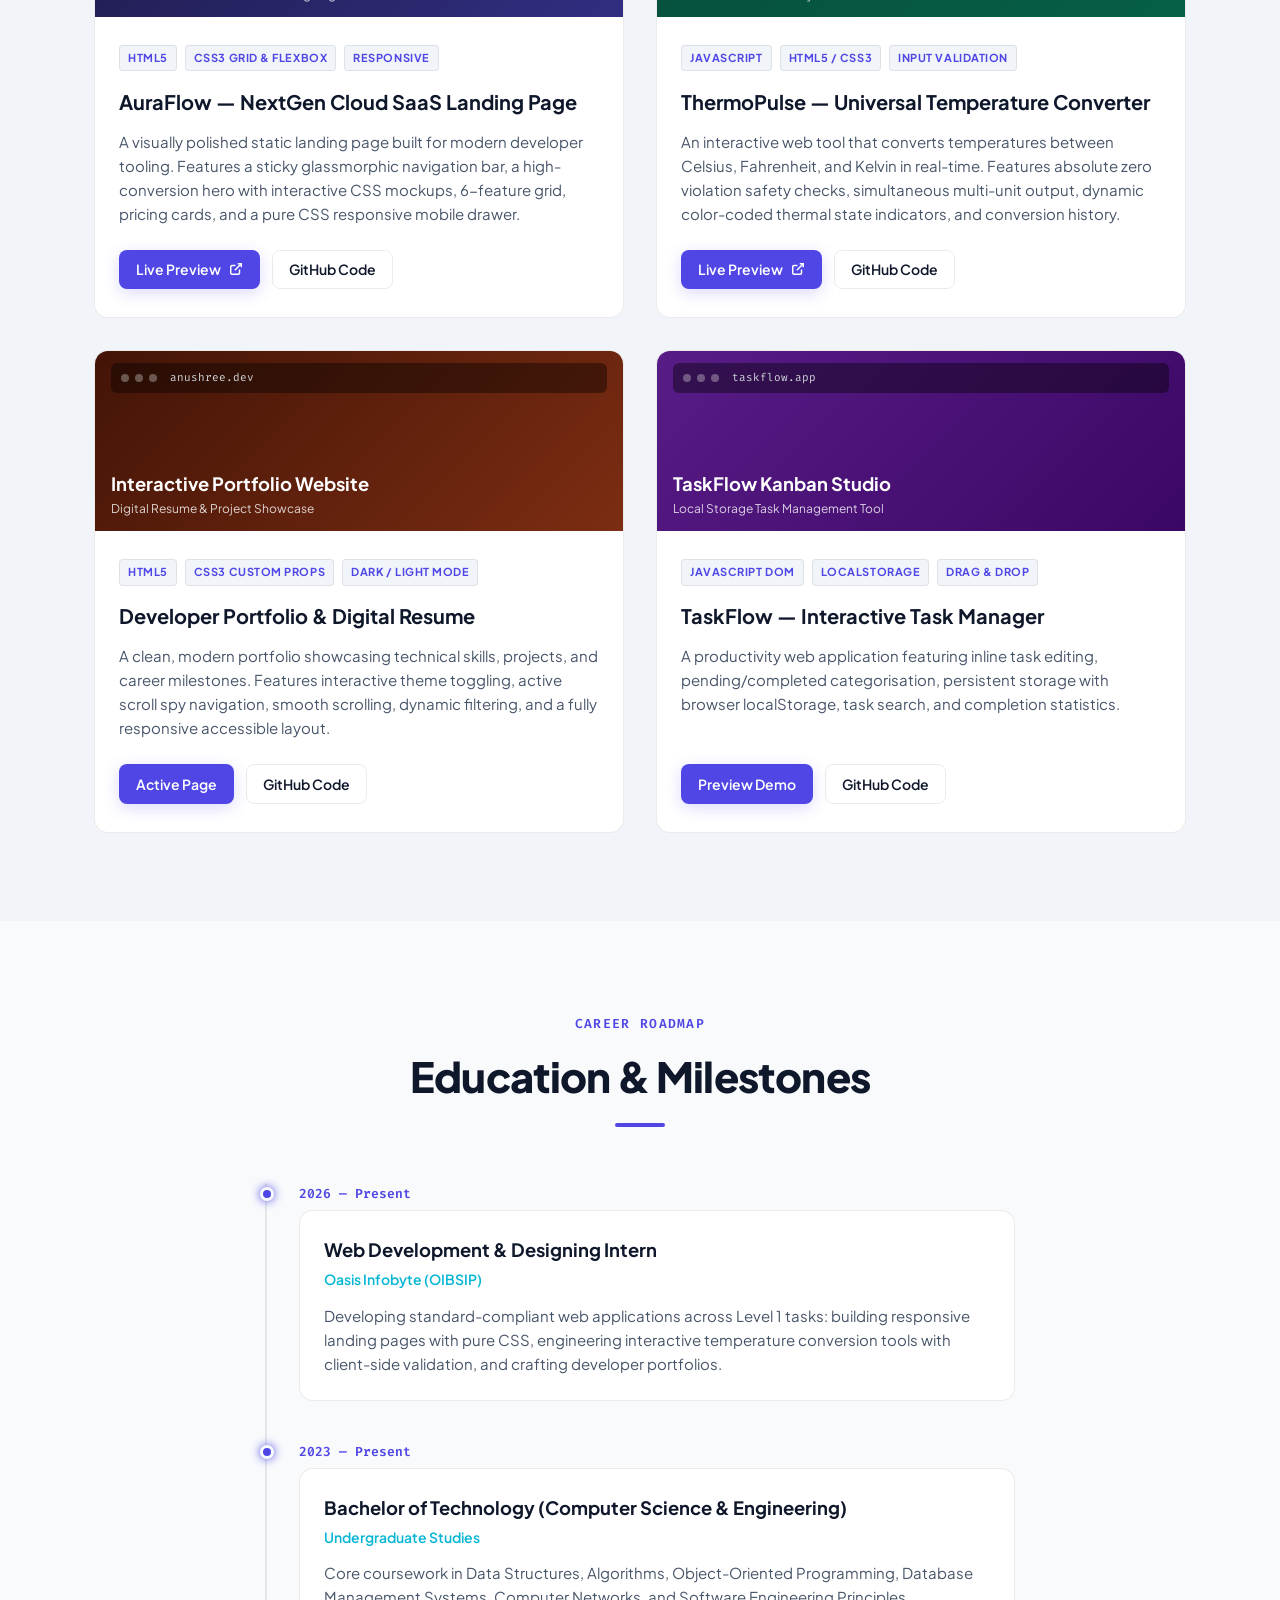
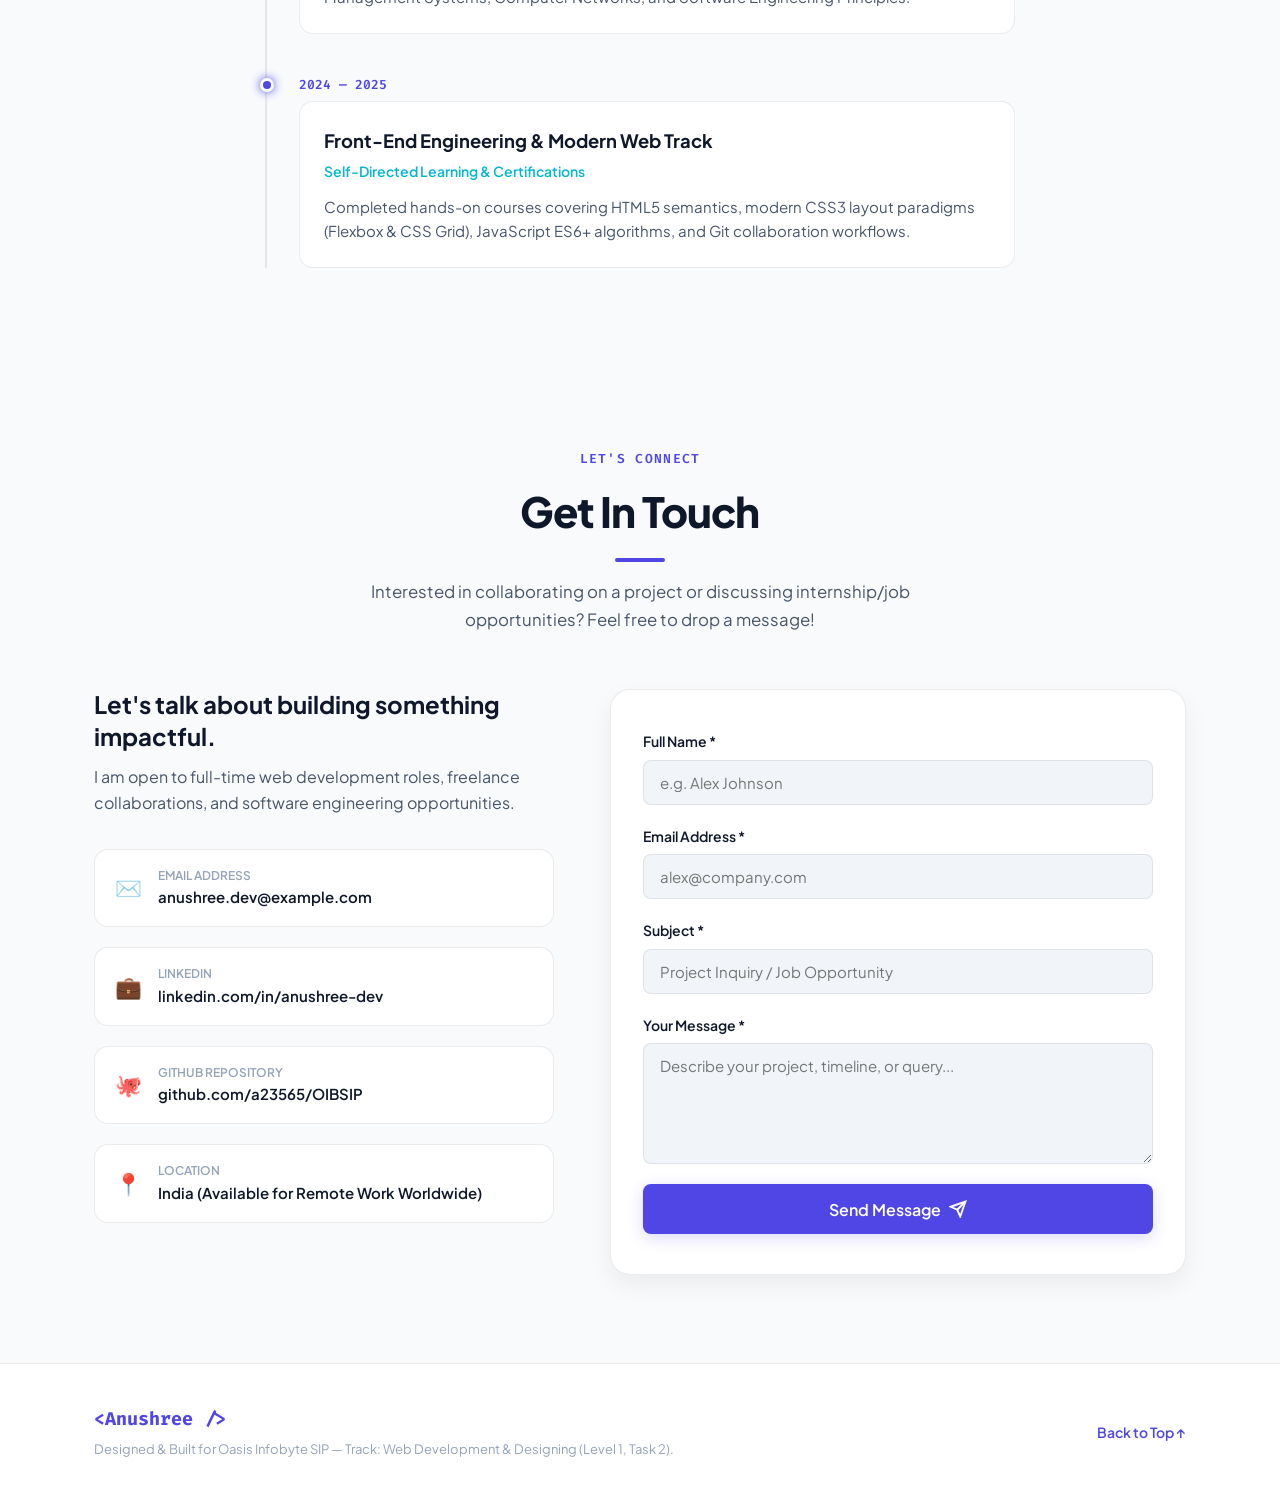
<file: WebDev-L1-PersonalPortfolio/index.html>
<!DOCTYPE html>
<html lang="en" data-theme="dark">
<head>
  <meta charset="UTF-8">
  <meta name="viewport" content="width=device-width, initial-scale=1.0">
  <meta name="description" content="Personal Portfolio of a Full-Stack Web Developer & Software Engineer showcasing modern responsive web applications, projects, and skills.">
  <title>Anushree | Full-Stack Web Developer & Software Engineer</title>
  <link rel="preconnect" href="https://fonts.googleapis.com">
  <link rel="preconnect" href="https://fonts.gstatic.com" crossorigin>
  <link href="https://fonts.googleapis.com/css2?family=Plus+Jakarta+Sans:wght@300;400;500;600;700;800&family=Fira+Code:wght@400;500;600&display=swap" rel="stylesheet">
  <link rel="stylesheet" href="styles.css">
</head>
<body>

  <!-- ==================== STICKY NAVIGATION ==================== -->
  <header class="portfolio-header">
    <div class="container nav-container">
      <a href="#home" class="nav-brand">
        <span class="brand-bracket">&lt;</span>
        <span class="brand-name">Anushree</span>
        <span class="brand-slash">/</span>
        <span class="brand-bracket">&gt;</span>
      </a>

      <!-- Mobile Navigation Hamburger Button -->
      <button class="mobile-nav-toggle" id="mobile-toggle" aria-label="Toggle navigation menu" aria-expanded="false">
        <span class="toggle-bar"></span>
        <span class="toggle-bar"></span>
        <span class="toggle-bar"></span>
      </button>

      <nav class="nav-menu" id="nav-menu" aria-label="Main Navigation">
        <ul class="nav-links">
          <li><a href="#home" class="nav-link active">Home</a></li>
          <li><a href="#about" class="nav-link">About</a></li>
          <li><a href="#skills" class="nav-link">Skills</a></li>
          <li><a href="#projects" class="nav-link">Projects</a></li>
          <li><a href="#experience" class="nav-link">Journey</a></li>
          <li><a href="#contact" class="nav-link">Contact</a></li>
        </ul>

        <div class="nav-toolbar">
          <!-- Theme Toggle Button -->
          <button class="theme-toggle-btn" id="theme-toggle" aria-label="Switch between dark and light themes">
            <span class="theme-icon sun-icon" aria-hidden="true">☀️</span>
            <span class="theme-icon moon-icon" aria-hidden="true">🌙</span>
          </button>
          <a href="#contact" class="btn btn-primary btn-sm">Hire Me</a>
        </div>
      </nav>
    </div>
  </header>

  <main>
    <!-- ==================== HERO / PROFILE SECTION ==================== -->
    <section id="home" class="hero-section">
      <div class="hero-glow-bg" aria-hidden="true"></div>
      <div class="container hero-layout">
        <div class="hero-text-block">
          <div class="status-badge">
            <span class="status-dot"></span>
            <span>Available for New Opportunities</span>
          </div>
          <h1 class="hero-greeting">
            Hi, I'm <span class="highlight-name">Anushree</span>
          </h1>
          <h2 class="hero-role">
            Full-Stack Web Developer & <span class="gradient-text">Software Engineer</span>
          </h2>
          <p class="hero-description">
            I craft accessible, pixel-perfect, and high-performance digital experiences. Passionate about building modern web applications, scalable backends, and elegant user interfaces that solve real-world problems.
          </p>
          <div class="hero-actions">
            <a href="#projects" class="btn btn-primary btn-lg">
              Explore Projects
              <svg width="18" height="18" viewBox="0 0 24 24" fill="none" stroke="currentColor" stroke-width="2.5"><polyline points="7 13 12 18 17 13"/><polyline points="7 6 12 11 17 6"/></svg>
            </a>
            <a href="#contact" class="btn btn-outline btn-lg">Get In Touch</a>
            <a href="#about" class="btn btn-ghost btn-lg" id="resume-download-btn">
              <svg width="18" height="18" viewBox="0 0 24 24" fill="none" stroke="currentColor" stroke-width="2"><path d="M21 15v4a2 2 0 0 1-2 2H5a2 2 0 0 1-2-2v-4"/><polyline points="7 10 12 15 17 10"/><line x1="12" y1="15" x2="12" y2="3"/></svg>
              Resume
            </a>
          </div>
          <div class="social-links-row">
            <span class="social-label">Connect:</span>
            <a href="https://github.com/a23565" target="_blank" rel="noopener noreferrer" class="social-icon-btn" aria-label="GitHub Profile">
              <svg width="20" height="20" viewBox="0 0 24 24" fill="currentColor"><path d="M12 0c-6.626 0-12 5.373-12 12 0 5.302 3.438 9.8 8.207 11.387.599.111.793-.261.793-.577v-2.234c-3.338.726-4.033-1.416-4.033-1.416-.546-1.387-1.333-1.756-1.333-1.756-1.089-.745.083-.729.083-.729 1.205.084 1.839 1.237 1.839 1.237 1.07 1.834 2.807 1.304 3.492.997.107-.775.418-1.305.762-1.604-2.665-.305-5.467-1.334-5.467-5.931 0-1.311.469-2.381 1.236-3.221-.124-.303-.535-1.524.117-3.176 0 0 1.008-.322 3.301 1.23.957-.266 1.983-.399 3.003-.404 1.02.005 2.047.138 3.006.404 2.291-1.552 3.297-1.23 3.297-1.23.653 1.653.242 2.874.118 3.176.77.84 1.235 1.911 1.235 3.221 0 4.609-2.807 5.624-5.479 5.921.43.372.823 1.102.823 2.222v3.293c0 .319.192.694.801.576 4.765-1.589 8.199-6.086 8.199-11.386 0-6.627-5.373-12-12-12z"/></svg>
            </a>
            <a href="https://linkedin.com" target="_blank" rel="noopener noreferrer" class="social-icon-btn" aria-label="LinkedIn Profile">
              <svg width="20" height="20" viewBox="0 0 24 24" fill="currentColor"><path d="M19 0h-14c-2.761 0-5 2.239-5 5v14c0 2.761 2.239 5 5 5h14c2.762 0 5-2.239 5-5v-14c0-2.761-2.238-5-5-5zm-11 19h-3v-11h3v11zm-1.5-12.268c-.966 0-1.75-.79-1.75-1.764s.784-1.764 1.75-1.764 1.75.79 1.75 1.764-.783 1.764-1.75 1.764zm13.5 12.268h-3v-5.604c0-3.368-4-3.113-4 0v5.604h-3v-11h3v1.765c1.396-2.586 7-2.777 7 2.476v6.759z"/></svg>
            </a>
            <a href="mailto:anushree.dev@example.com" class="social-icon-btn" aria-label="Send Direct Email">
              <svg width="20" height="20" viewBox="0 0 24 24" fill="none" stroke="currentColor" stroke-width="2"><path d="M4 4h16c1.1 0 2 .9 2 2v12c0 1.1-.9 2-2 2H4c-1.1 0-2-.9-2-2V6c0-1.1.9-2 2-2z"/><polyline points="22,6 12,13 2,6"/></svg>
            </a>
          </div>
        </div>

        <!-- Profile Avatar & Tech Illustration Card -->
        <div class="hero-avatar-block">
          <div class="avatar-card-wrapper">
            <div class="avatar-halo"></div>
            <div class="avatar-frame">
              <!-- Geometric Avatar / Vector Illustration Placeholder -->
              <div class="avatar-illustration">
                <svg width="180" height="180" viewBox="0 0 100 100" fill="none" class="dev-vector">
                  <circle cx="50" cy="50" r="46" fill="url(#avatar-grad)" stroke="rgba(255,255,255,0.2)" stroke-width="2"/>
                  <!-- Stylized Developer Head & Glasses -->
                  <circle cx="50" cy="40" r="18" fill="#fde047"/>
                  <rect x="36" y="38" width="10" height="6" rx="2" fill="#1e293b"/>
                  <rect x="54" y="38" width="10" height="6" rx="2" fill="#1e293b"/>
                  <line x1="46" y1="41" x2="54" y2="41" stroke="#1e293b" stroke-width="2"/>
                  <path d="M42 49 Q50 55 58 49" stroke="#b45309" stroke-width="2.5" fill="none" stroke-linecap="round"/>
                  <!-- Developer Body / Hoodie -->
                  <path d="M22 84 C24 64, 40 60, 50 60 C60 60, 76 64, 78 84 Z" fill="#6366f1"/>
                  <path d="M46 60 L50 72 L54 60 Z" fill="#4338ca"/>
                  <defs>
                    <linearGradient id="avatar-grad" x1="0%" y1="0%" x2="100%" y2="100%">
                      <stop offset="0%" stop-color="#1e1b4b"/>
                      <stop offset="100%" stop-color="#0f172a"/>
                    </linearGradient>
                  </defs>
                </svg>
              </div>
              <div class="avatar-meta">
                <span class="avatar-name">Anushree</span>
                <span class="avatar-tagline">Web Engineering Intern @ Oasis Infobyte</span>
              </div>
            </div>

            <!-- Floating Tech Badges -->
            <div class="floating-badge badge-top-left">
              <span class="badge-icon">⚡</span>
              <span>Fast & Modern</span>
            </div>
            <div class="floating-badge badge-bottom-right">
              <span class="badge-icon">🛠️</span>
              <span>Clean Code</span>
            </div>
          </div>
        </div>
      </div>
    </section>

    <!-- ==================== ABOUT ME SECTION ==================== -->
    <section id="about" class="section about-section">
      <div class="container">
        <div class="section-heading text-center">
          <span class="section-eyebrow">GET TO KNOW ME</span>
          <h2 class="section-title">About Me</h2>
          <div class="title-underline"></div>
        </div>

        <div class="about-grid">
          <div class="about-narrative">
            <h3 class="about-subheading">Passionate about turning ideas into interactive digital reality.</h3>
            <p>
              I am an aspiring Full-Stack Web Developer and technology enthusiast currently pursuing intensive software engineering training through the <strong>Oasis Infobyte Internship Program (OIBSIP)</strong>. My journey centers around transforming challenging concepts into sleek, intuitive, and responsive web applications.
            </p>
            <p>
              With a solid grounding in front-end architecture (HTML5, CSS3, modern JavaScript, and React) as well as back-end paradigms, I pride myself on writing clean, accessible, and standards-compliant code. I thrive in environments that challenge me to continuously learn, optimize page performance, and craft seamless user experiences.
            </p>
            <p>
              When I'm not writing code or debugging responsive layouts, you can find me exploring UI/UX design trends on Figma, contributing to open-source projects, or learning about cloud systems and system design.
            </p>

            <div class="personal-info-grid">
              <div class="info-item">
                <span class="info-label">Domain:</span>
                <span class="info-value">Web Development & Designing</span>
              </div>
              <div class="info-item">
                <span class="info-label">Cohort:</span>
                <span class="info-value">Oasis Infobyte SIP (Level 1)</span>
              </div>
              <div class="info-item">
                <span class="info-label">Education:</span>
                <span class="info-value">Computer Science & Engineering</span>
              </div>
              <div class="info-item">
                <span class="info-label">Location:</span>
                <span class="info-value">India (Open to Remote Globally)</span>
              </div>
            </div>
          </div>

          <div class="about-stats-cards">
            <div class="stat-card">
              <span class="stat-number">100%</span>
              <span class="stat-title">Responsive Design</span>
              <p class="stat-desc">Mobile-first approach guaranteed across all screen widths.</p>
            </div>
            <div class="stat-card">
              <span class="stat-number">15+</span>
              <span class="stat-title">Completed Projects</span>
              <p class="stat-desc">From landing pages to complex full-stack web applications.</p>
            </div>
            <div class="stat-card">
              <span class="stat-number">99.8%</span>
              <span class="stat-title">Clean Code Standard</span>
              <p class="stat-desc">Semantic structure, modular architecture, and DRY principles.</p>
            </div>
            <div class="stat-card highlight-card">
              <span class="stat-number">24/7</span>
              <span class="stat-title">Eagerness to Learn</span>
              <p class="stat-desc">Constantly exploring next-gen frameworks and modern tooling.</p>
            </div>
          </div>
        </div>
      </div>
    </section>

    <!-- ==================== SKILLS SECTION ==================== -->
    <section id="skills" class="section skills-section">
      <div class="container">
        <div class="section-heading text-center">
          <span class="section-eyebrow">TECHNICAL PROFICIENCY</span>
          <h2 class="section-title">My Skills & Toolset</h2>
          <div class="title-underline"></div>
          <p class="section-subtitle">A snapshot of the languages, libraries, databases, and development tools I work with daily.</p>
        </div>

        <div class="skills-categories-grid">
          <!-- Category 1: Frontend Development -->
          <div class="skill-category-card">
            <div class="category-header">
              <div class="category-icon icon-cyan">&#9671;</div>
              <h3 class="category-title">Frontend Engineering</h3>
            </div>
            <div class="skill-items">
              <div class="skill-bar-unit">
                <div class="skill-meta"><span>HTML5 & Semantic Markup</span><span>95%</span></div>
                <div class="progress-track"><div class="progress-fill" style="width: 95%;"></div></div>
              </div>
              <div class="skill-bar-unit">
                <div class="skill-meta"><span>CSS3 / Flexbox & Grid / Responsive</span><span>92%</span></div>
                <div class="progress-track"><div class="progress-fill" style="width: 92%;"></div></div>
              </div>
              <div class="skill-bar-unit">
                <div class="skill-meta"><span>JavaScript (ES6+ / DOM / Async)</span><span>88%</span></div>
                <div class="progress-track"><div class="progress-fill" style="width: 88%;"></div></div>
              </div>
              <div class="skill-bar-unit">
                <div class="skill-meta"><span>React.js & State Management</span><span>82%</span></div>
                <div class="progress-track"><div class="progress-fill" style="width: 82%;"></div></div>
              </div>
            </div>
          </div>

          <!-- Category 2: Backend & Database -->
          <div class="skill-category-card">
            <div class="category-header">
              <div class="category-icon icon-purple">&#9670;</div>
              <h3 class="category-title">Backend & Data</h3>
            </div>
            <div class="skill-items">
              <div class="skill-bar-unit">
                <div class="skill-meta"><span>Node.js & Express.js</span><span>80%</span></div>
                <div class="progress-track"><div class="progress-fill" style="width: 80%;"></div></div>
              </div>
              <div class="skill-bar-unit">
                <div class="skill-meta"><span>RESTful APIs & JSON Handling</span><span>85%</span></div>
                <div class="progress-track"><div class="progress-fill" style="width: 85%;"></div></div>
              </div>
              <div class="skill-bar-unit">
                <div class="skill-meta"><span>MongoDB & Mongoose</span><span>78%</span></div>
                <div class="progress-track"><div class="progress-fill" style="width: 78%;"></div></div>
              </div>
              <div class="skill-bar-unit">
                <div class="skill-meta"><span>SQL & Relational Schema Basics</span><span>75%</span></div>
                <div class="progress-track"><div class="progress-fill" style="width: 75%;"></div></div>
              </div>
            </div>
          </div>

          <!-- Category 3: Tools & Workflow -->
          <div class="skill-category-card">
            <div class="category-header">
              <div class="category-icon icon-teal">&#9672;</div>
              <h3 class="category-title">Tools & Architecture</h3>
            </div>
            <div class="skill-items">
              <div class="skill-bar-unit">
                <div class="skill-meta"><span>Git & GitHub Version Control</span><span>90%</span></div>
                <div class="progress-track"><div class="progress-fill" style="width: 90%;"></div></div>
              </div>
              <div class="skill-bar-unit">
                <div class="skill-meta"><span>VS Code & Developer Tools</span><span>95%</span></div>
                <div class="progress-track"><div class="progress-fill" style="width: 95%;"></div></div>
              </div>
              <div class="skill-bar-unit">
                <div class="skill-meta"><span>UI/UX Prototyping (Figma)</span><span>80%</span></div>
                <div class="progress-track"><div class="progress-fill" style="width: 80%;"></div></div>
              </div>
              <div class="skill-bar-unit">
                <div class="skill-meta"><span>Deployment (Vercel / Netlify / Pages)</span><span>85%</span></div>
                <div class="progress-track"><div class="progress-fill" style="width: 85%;"></div></div>
              </div>
            </div>
          </div>
        </div>

        <!-- Skill Badges Cloud -->
        <div class="skills-badges-cloud">
          <span class="skill-pill">HTML5</span>
          <span class="skill-pill">CSS3</span>
          <span class="skill-pill">JavaScript ES6+</span>
          <span class="skill-pill">CSS Grid</span>
          <span class="skill-pill">Flexbox</span>
          <span class="skill-pill">DOM Manipulation</span>
          <span class="skill-pill">React</span>
          <span class="skill-pill">Node.js</span>
          <span class="skill-pill">Express</span>
          <span class="skill-pill">REST APIs</span>
          <span class="skill-pill">Git / GitHub</span>
          <span class="skill-pill">Responsive Design</span>
          <span class="skill-pill">Web Accessibility (a11y)</span>
          <span class="skill-pill">Postman</span>
          <span class="skill-pill">Figma</span>
        </div>
      </div>
    </section>

    <!-- ==================== PROJECTS SECTION ==================== -->
    <section id="projects" class="section projects-section">
      <div class="container">
        <div class="section-heading text-center">
          <span class="section-eyebrow">FEATURED WORK</span>
          <h2 class="section-title">Projects & Creations</h2>
          <div class="title-underline"></div>
          <p class="section-subtitle">Real-world applications built with modern web technologies, showcasing responsive design, state management, and intuitive user experiences.</p>
        </div>

        <!-- Project Filter Buttons -->
        <div class="project-filters" role="tablist">
          <button class="filter-btn active" data-filter="all">All Projects</button>
          <button class="filter-btn" data-filter="frontend">Frontend / UI</button>
          <button class="filter-btn" data-filter="fullstack">Full-Stack / Utility</button>
        </div>

        <div class="projects-grid">
          <!-- Project 1: AuraFlow Landing Page -->
          <article class="project-card" data-category="frontend">
            <div class="project-preview-mockup mockup-1">
              <div class="mockup-bar">
                <span class="mock-dot"></span>
                <span class="mock-dot"></span>
                <span class="mock-dot"></span>
                <span class="mock-url">auraflow.cloud</span>
              </div>
              <div class="mockup-content">
                <div class="mock-headline">AuraFlow Cloud Platform</div>
                <div class="mock-sub">AI Workflow Orchestration Landing Page</div>
              </div>
            </div>
            <div class="project-body">
              <div class="project-tag-row">
                <span class="tag">HTML5</span>
                <span class="tag">CSS3 Grid & Flexbox</span>
                <span class="tag">Responsive</span>
              </div>
              <h3 class="project-title">AuraFlow — NextGen Cloud SaaS Landing Page</h3>
              <p class="project-desc">
                A visually polished static landing page built for modern developer tooling. Features a sticky glassmorphic navigation bar, a high-conversion hero with interactive CSS mockups, 6-feature grid, pricing cards, and a pure CSS responsive mobile drawer.
              </p>
              <div class="project-links">
                <a href="../WebDev-L1-LandingPage/index.html" class="btn btn-primary btn-sm" target="_blank">
                  Live Preview
                  <svg width="14" height="14" viewBox="0 0 24 24" fill="none" stroke="currentColor" stroke-width="2.5"><path d="M18 13v6a2 2 0 0 1-2 2H5a2 2 0 0 1-2-2V8a2 2 0 0 1 2-2h6"/><polyline points="15 3 21 3 21 9"/><line x1="10" y1="14" x2="21" y2="3"/></svg>
                </a>
                <a href="https://github.com/a23565/OIBSIP/tree/main/WebDev-L1-LandingPage" class="btn btn-outline btn-sm" target="_blank" rel="noopener noreferrer">
                  GitHub Code
                </a>
              </div>
            </div>
          </article>

          <!-- Project 2: Temperature Converter -->
          <article class="project-card" data-category="fullstack">
            <div class="project-preview-mockup mockup-2">
              <div class="mockup-bar">
                <span class="mock-dot"></span>
                <span class="mock-dot"></span>
                <span class="mock-dot"></span>
                <span class="mock-url">thermopulse.app</span>
              </div>
              <div class="mockup-content">
                <div class="mock-headline">ThermoPulse Converter</div>
                <div class="mock-sub">Multi-Unit Real-Time Physics Calculator</div>
              </div>
            </div>
            <div class="project-body">
              <div class="project-tag-row">
                <span class="tag">JavaScript</span>
                <span class="tag">HTML5 / CSS3</span>
                <span class="tag">Input Validation</span>
              </div>
              <h3 class="project-title">ThermoPulse — Universal Temperature Converter</h3>
              <p class="project-desc">
                An interactive web tool that converts temperatures between Celsius, Fahrenheit, and Kelvin in real-time. Features absolute zero violation safety checks, simultaneous multi-unit output, dynamic color-coded thermal state indicators, and conversion history.
              </p>
              <div class="project-links">
                <a href="../WebDev-L1-TemperatureConverter/index.html" class="btn btn-primary btn-sm" target="_blank">
                  Live Preview
                  <svg width="14" height="14" viewBox="0 0 24 24" fill="none" stroke="currentColor" stroke-width="2.5"><path d="M18 13v6a2 2 0 0 1-2 2H5a2 2 0 0 1-2-2V8a2 2 0 0 1 2-2h6"/><polyline points="15 3 21 3 21 9"/><line x1="10" y1="14" x2="21" y2="3"/></svg>
                </a>
                <a href="https://github.com/a23565/OIBSIP/tree/main/WebDev-L1-TemperatureConverter" class="btn btn-outline btn-sm" target="_blank" rel="noopener noreferrer">
                  GitHub Code
                </a>
              </div>
            </div>
          </article>

          <!-- Project 3: Personal Portfolio -->
          <article class="project-card" data-category="frontend">
            <div class="project-preview-mockup mockup-3">
              <div class="mockup-bar">
                <span class="mock-dot"></span>
                <span class="mock-dot"></span>
                <span class="mock-dot"></span>
                <span class="mock-url">anushree.dev</span>
              </div>
              <div class="mockup-content">
                <div class="mock-headline">Interactive Portfolio Website</div>
                <div class="mock-sub">Digital Resume & Project Showcase</div>
              </div>
            </div>
            <div class="project-body">
              <div class="project-tag-row">
                <span class="tag">HTML5</span>
                <span class="tag">CSS3 Custom Props</span>
                <span class="tag">Dark / Light Mode</span>
              </div>
              <h3 class="project-title">Developer Portfolio & Digital Resume</h3>
              <p class="project-desc">
                A clean, modern portfolio showcasing technical skills, projects, and career milestones. Features interactive theme toggling, active scroll spy navigation, smooth scrolling, dynamic filtering, and a fully responsive accessible layout.
              </p>
              <div class="project-links">
                <a href="#home" class="btn btn-primary btn-sm">
                  Active Page
                </a>
                <a href="https://github.com/a23565/OIBSIP/tree/main/WebDev-L1-PersonalPortfolio" class="btn btn-outline btn-sm" target="_blank" rel="noopener noreferrer">
                  GitHub Code
                </a>
              </div>
            </div>
          </article>

          <!-- Project 4: TaskFlow Kanban Web App -->
          <article class="project-card" data-category="fullstack">
            <div class="project-preview-mockup mockup-4">
              <div class="mockup-bar">
                <span class="mock-dot"></span>
                <span class="mock-dot"></span>
                <span class="mock-dot"></span>
                <span class="mock-url">taskflow.app</span>
              </div>
              <div class="mockup-content">
                <div class="mock-headline">TaskFlow Kanban Studio</div>
                <div class="mock-sub">Local Storage Task Management Tool</div>
              </div>
            </div>
            <div class="project-body">
              <div class="project-tag-row">
                <span class="tag">JavaScript DOM</span>
                <span class="tag">LocalStorage</span>
                <span class="tag">Drag & Drop</span>
              </div>
              <h3 class="project-title">TaskFlow — Interactive Task Manager</h3>
              <p class="project-desc">
                A productivity web application featuring inline task editing, pending/completed categorisation, persistent storage with browser localStorage, task search, and completion statistics.
              </p>
              <div class="project-links">
                <a href="#projects" class="btn btn-primary btn-sm">
                  Preview Demo
                </a>
                <a href="https://github.com/a23565/OIBSIP" class="btn btn-outline btn-sm" target="_blank" rel="noopener noreferrer">
                  GitHub Code
                </a>
              </div>
            </div>
          </article>
        </div>
      </div>
    </section>

    <!-- ==================== JOURNEY / EXPERIENCE SECTION ==================== -->
    <section id="experience" class="section experience-section">
      <div class="container">
        <div class="section-heading text-center">
          <span class="section-eyebrow">CAREER ROADMAP</span>
          <h2 class="section-title">Education & Milestones</h2>
          <div class="title-underline"></div>
        </div>

        <div class="timeline-container">
          <!-- Item 1 -->
          <div class="timeline-item">
            <div class="timeline-dot"></div>
            <div class="timeline-date">2026 — Present</div>
            <div class="timeline-card">
              <h3 class="timeline-role">Web Development & Designing Intern</h3>
              <span class="timeline-org">Oasis Infobyte (OIBSIP)</span>
              <p class="timeline-text">
                Developing standard-compliant web applications across Level 1 tasks: building responsive landing pages with pure CSS, engineering interactive temperature conversion tools with client-side validation, and crafting developer portfolios.
              </p>
            </div>
          </div>

          <!-- Item 2 -->
          <div class="timeline-item">
            <div class="timeline-dot"></div>
            <div class="timeline-date">2023 — Present</div>
            <div class="timeline-card">
              <h3 class="timeline-role">Bachelor of Technology (Computer Science & Engineering)</h3>
              <span class="timeline-org">Undergraduate Studies</span>
              <p class="timeline-text">
                Core coursework in Data Structures, Algorithms, Object-Oriented Programming, Database Management Systems, Computer Networks, and Software Engineering Principles.
              </p>
            </div>
          </div>

          <!-- Item 3 -->
          <div class="timeline-item">
            <div class="timeline-dot"></div>
            <div class="timeline-date">2024 — 2025</div>
            <div class="timeline-card">
              <h3 class="timeline-role">Front-End Engineering & Modern Web Track</h3>
              <span class="timeline-org">Self-Directed Learning & Certifications</span>
              <p class="timeline-text">
                Completed hands-on courses covering HTML5 semantics, modern CSS3 layout paradigms (Flexbox & CSS Grid), JavaScript ES6+ algorithms, and Git collaboration workflows.
              </p>
            </div>
          </div>
        </div>
      </div>
    </section>

    <!-- ==================== CONTACT SECTION ==================== -->
    <section id="contact" class="section contact-section">
      <div class="container">
        <div class="section-heading text-center">
          <span class="section-eyebrow">LET'S CONNECT</span>
          <h2 class="section-title">Get In Touch</h2>
          <div class="title-underline"></div>
          <p class="section-subtitle">Interested in collaborating on a project or discussing internship/job opportunities? Feel free to drop a message!</p>
        </div>

        <div class="contact-grid">
          <!-- Contact Direct Info -->
          <div class="contact-info-panel">
            <h3 class="contact-panel-title">Let's talk about building something impactful.</h3>
            <p class="contact-panel-desc">
              I am open to full-time web development roles, freelance collaborations, and software engineering opportunities.
            </p>

            <div class="contact-details-list">
              <div class="contact-detail-card">
                <div class="contact-icon">✉️</div>
                <div class="contact-text">
                  <span class="contact-label">Email Address</span>
                  <a href="mailto:anushree.dev@example.com" class="contact-value">anushree.dev@example.com</a>
                </div>
              </div>

              <div class="contact-detail-card">
                <div class="contact-icon">💼</div>
                <div class="contact-text">
                  <span class="contact-label">LinkedIn</span>
                  <a href="https://linkedin.com" target="_blank" rel="noopener noreferrer" class="contact-value">linkedin.com/in/anushree-dev</a>
                </div>
              </div>

              <div class="contact-detail-card">
                <div class="contact-icon">🐙</div>
                <div class="contact-text">
                  <span class="contact-label">GitHub Repository</span>
                  <a href="https://github.com/a23565" target="_blank" rel="noopener noreferrer" class="contact-value">github.com/a23565/OIBSIP</a>
                </div>
              </div>

              <div class="contact-detail-card">
                <div class="contact-icon">📍</div>
                <div class="contact-text">
                  <span class="contact-label">Location</span>
                  <span class="contact-value">India (Available for Remote Work Worldwide)</span>
                </div>
              </div>
            </div>
          </div>

          <!-- Interactive Contact Form -->
          <div class="contact-form-panel">
            <form id="portfolio-contact-form" class="portfolio-form" novalidate>
              <div class="form-group">
                <label for="contact-name" class="form-label">Full Name *</label>
                <input type="text" id="contact-name" name="name" class="form-input" placeholder="e.g. Alex Johnson" required>
                <span class="form-error" id="name-error">Please provide your name.</span>
              </div>

              <div class="form-group">
                <label for="contact-email" class="form-label">Email Address *</label>
                <input type="email" id="contact-email" name="email" class="form-input" placeholder="alex@company.com" required>
                <span class="form-error" id="email-error">Please enter a valid email address.</span>
              </div>

              <div class="form-group">
                <label for="contact-subject" class="form-label">Subject *</label>
                <input type="text" id="contact-subject" name="subject" class="form-input" placeholder="Project Inquiry / Job Opportunity" required>
                <span class="form-error" id="subject-error">Please enter a subject.</span>
              </div>

              <div class="form-group">
                <label for="contact-message" class="form-label">Your Message *</label>
                <textarea id="contact-message" name="message" rows="5" class="form-textarea" placeholder="Describe your project, timeline, or query..." required></textarea>
                <span class="form-error" id="message-error">Please enter a message (at least 10 characters).</span>
              </div>

              <button type="submit" class="btn btn-primary btn-block btn-lg" id="submit-btn">
                <span>Send Message</span>
                <svg width="18" height="18" viewBox="0 0 24 24" fill="none" stroke="currentColor" stroke-width="2.5"><line x1="22" y1="2" x2="11" y2="13"/><polygon points="22 2 15 22 11 13 2 9 22 2"/></svg>
              </button>

              <div class="form-status-alert" id="form-status" style="display: none;"></div>
            </form>
          </div>
        </div>
      </div>
    </section>
  </main>

  <!-- ==================== FOOTER ==================== -->
  <footer class="portfolio-footer">
    <div class="container footer-content">
      <div class="footer-left">
        <span class="footer-logo">&lt;Anushree /&gt;</span>
        <p class="footer-copy">
          Designed & Built for Oasis Infobyte SIP — Track: Web Development & Designing (Level 1, Task 2).
        </p>
      </div>
      <div class="footer-right">
        <a href="#home" class="back-to-top" aria-label="Back to top">
          Back to Top &uarr;
        </a>
      </div>
    </div>
  </footer>

  <script src="script.js"></script>
</body>
</html>
</file>
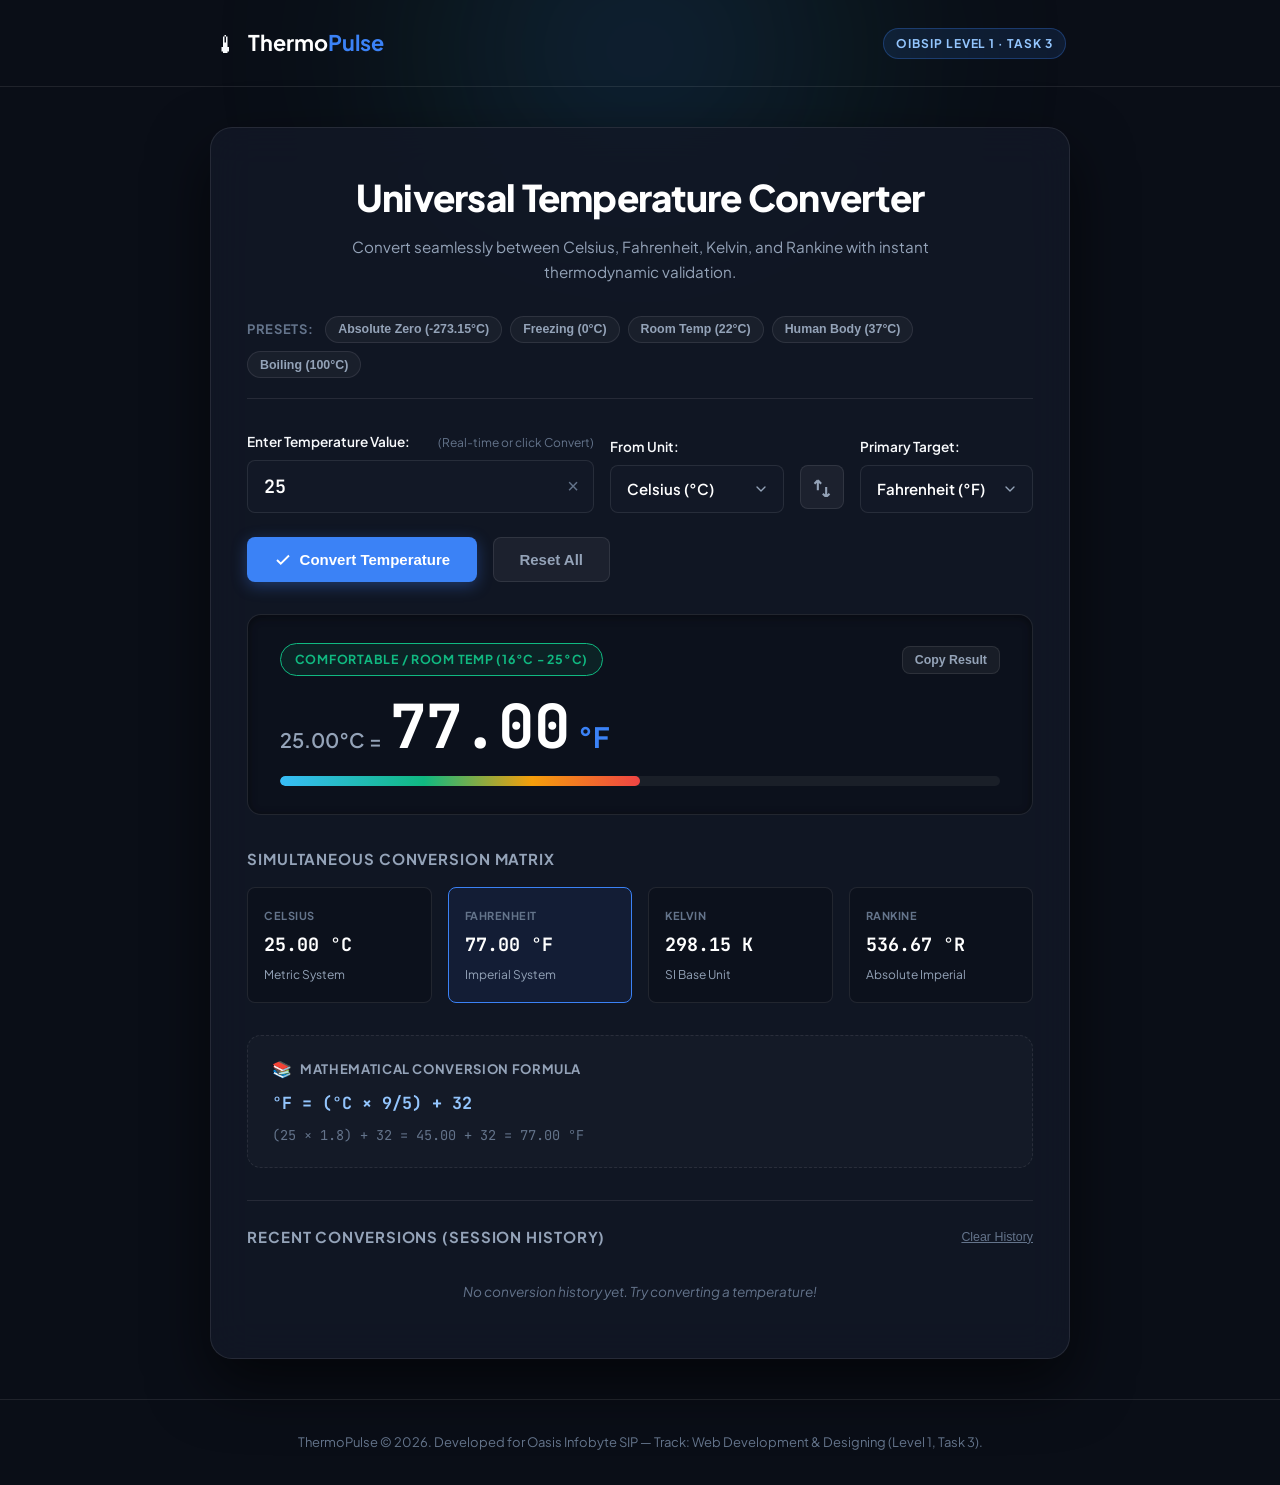
<file: WebDev-L1-TemperatureConverter/index.html>
<!DOCTYPE html>
<html lang="en">
<head>
  <meta charset="UTF-8">
  <meta name="viewport" content="width=device-width, initial-scale=1.0">
  <meta name="description" content="ThermoPulse - Advanced interactive temperature converter with real-time multi-unit calculation, absolute zero safety checks, and visual thermal analytics.">
  <title>ThermoPulse — Interactive Temperature Converter</title>
  <link rel="preconnect" href="https://fonts.googleapis.com">
  <link rel="preconnect" href="https://fonts.gstatic.com" crossorigin>
  <link href="https://fonts.googleapis.com/css2?family=Plus+Jakarta+Sans:wght@300;400;500;600;700;800&family=JetBrains+Mono:wght@500;700&display=swap" rel="stylesheet">
  <link rel="stylesheet" href="styles.css">
</head>
<body>

  <div class="ambient-glow" aria-hidden="true"></div>

  <!-- Header -->
  <header class="app-header">
    <div class="header-container">
      <div class="brand-badge">
        <span class="thermometer-icon">&#127777;</span>
        <span class="brand-title">Thermo<strong>Pulse</strong></span>
      </div>
      <span class="project-tag">OIBSIP Level 1 · Task 3</span>
    </div>
  </header>

  <main class="main-wrapper">
    <div class="converter-card">
      <div class="card-header">
        <h1 class="app-heading">Universal Temperature Converter</h1>
        <p class="app-subheading">
          Convert seamlessly between Celsius, Fahrenheit, Kelvin, and Rankine with instant thermodynamic validation.
        </p>
      </div>

      <!-- Quick Preset Buttons -->
      <div class="presets-bar" aria-label="Quick Temperature Presets">
        <span class="presets-label">Presets:</span>
        <button type="button" class="preset-pill" data-val="-273.15" data-unit="C">Absolute Zero (-273.15°C)</button>
        <button type="button" class="preset-pill" data-val="0" data-unit="C">Freezing (0°C)</button>
        <button type="button" class="preset-pill" data-val="22" data-unit="C">Room Temp (22°C)</button>
        <button type="button" class="preset-pill" data-val="37" data-unit="C">Human Body (37°C)</button>
        <button type="button" class="preset-pill" data-val="100" data-unit="C">Boiling (100°C)</button>
      </div>

      <!-- Primary Converter Form -->
      <form id="temp-form" class="temp-form" novalidate>
        <div class="input-controls-row">
          <!-- Numeric Temperature Input -->
          <div class="form-group flex-2">
            <label for="temp-input" class="field-label">
              <span>Enter Temperature Value:</span>
              <span class="field-hint">(Real-time or click Convert)</span>
            </label>
            <div class="input-field-wrapper">
              <input 
                type="text" 
                id="temp-input" 
                class="temp-input" 
                placeholder="e.g. 25 or -10.5" 
                value="25"
                autocomplete="off"
                aria-describedby="input-error"
              >
              <button type="button" class="clear-input-btn" id="clear-btn" title="Clear input">&times;</button>
            </div>
            <!-- Validation Error Banner -->
            <div class="validation-message" id="input-error" role="alert"></div>
          </div>

          <!-- Source Unit Selector -->
          <div class="form-group flex-1">
            <label for="source-unit" class="field-label">From Unit:</label>
            <div class="select-wrapper">
              <select id="source-unit" class="unit-select">
                <option value="C" selected>Celsius (°C)</option>
                <option value="F">Fahrenheit (°F)</option>
                <option value="K">Kelvin (K)</option>
                <option value="R">Rankine (°R)</option>
              </select>
            </div>
          </div>

          <!-- Swap Units Quick Button -->
          <div class="swap-btn-container">
            <button type="button" class="swap-units-btn" id="swap-btn" title="Swap input and target focus">
              <svg width="20" height="20" viewBox="0 0 24 24" fill="none" stroke="currentColor" stroke-width="2.5">
                <path d="M7 16V4m0 0L3 8m4-4l4 4m6 4v12m0 0l4-4m-4 4l-4-4"/>
              </svg>
            </button>
          </div>

          <!-- Target Unit Focus Selector -->
          <div class="form-group flex-1">
            <label for="target-unit" class="field-label">Primary Target:</label>
            <div class="select-wrapper">
              <select id="target-unit" class="unit-select">
                <option value="F" selected>Fahrenheit (°F)</option>
                <option value="C">Celsius (°C)</option>
                <option value="K">Kelvin (K)</option>
                <option value="R">Rankine (°R)</option>
              </select>
            </div>
          </div>
        </div>

        <!-- Action Buttons Row -->
        <div class="form-actions-row">
          <button type="submit" class="btn btn-primary btn-calc" id="convert-btn">
            <svg width="18" height="18" viewBox="0 0 24 24" fill="none" stroke="currentColor" stroke-width="2.5">
              <polyline points="20 6 9 17 4 12"/>
            </svg>
            Convert Temperature
          </button>
          <button type="button" class="btn btn-secondary" id="reset-all-btn">
            Reset All
          </button>
        </div>
      </form>

      <!-- Absolute Zero Edge-Case Warning Banner -->
      <div class="absolute-zero-alert" id="absolute-zero-warning" style="display: none;" role="alert">
        <div class="alert-icon">&#9888;</div>
        <div class="alert-text">
          <strong class="alert-title">Absolute Zero Violation Warning</strong>
          <p id="absolute-zero-message">
            Temperature cannot fall below absolute zero (0 K / -273.15°C / -459.67°F). In classical thermodynamics, all molecular kinetic motion ceases at this limit.
          </p>
        </div>
      </div>

      <!-- Primary Featured Result Display Card -->
      <div class="primary-result-box" id="primary-result-box">
        <div class="result-meta-top">
          <span class="result-badge" id="thermal-state-badge">Room Temperature</span>
          <button type="button" class="copy-result-btn" id="copy-btn" title="Copy result to clipboard">
            <span class="copy-text">Copy Result</span>
          </button>
        </div>
        <div class="result-hero-row">
          <div class="result-value-display">
            <span class="source-display-text" id="source-summary">25°C =</span>
            <span class="converted-main-number" id="primary-output-val">77.00</span>
            <span class="converted-main-unit" id="primary-output-unit">°F</span>
          </div>
          <!-- Dynamic Thermal Bar Gauge -->
          <div class="thermal-visual-indicator" id="thermal-bar">
            <div class="thermal-fill" id="thermal-fill" style="width: 45%;"></div>
          </div>
        </div>
      </div>

      <!-- Simultaneous Multi-Unit Output Grid -->
      <div class="multi-unit-section">
        <h2 class="section-title-sm">Simultaneous Conversion Matrix</h2>
        <div class="multi-unit-grid">
          <!-- Celsius Card -->
          <div class="unit-card" id="card-C">
            <span class="unit-code">CELSIUS</span>
            <div class="unit-value" id="val-C">25.00 °C</div>
            <span class="unit-desc">Metric System</span>
          </div>

          <!-- Fahrenheit Card -->
          <div class="unit-card" id="card-F">
            <span class="unit-code">FAHRENHEIT</span>
            <div class="unit-value" id="val-F">77.00 °F</div>
            <span class="unit-desc">Imperial System</span>
          </div>

          <!-- Kelvin Card -->
          <div class="unit-card" id="card-K">
            <span class="unit-code">KELVIN</span>
            <div class="unit-value" id="val-K">298.15 K</div>
            <span class="unit-desc">SI Base Unit</span>
          </div>

          <!-- Rankine Card -->
          <div class="unit-card" id="card-R">
            <span class="unit-code">RANKINE</span>
            <div class="unit-value" id="val-R">536.67 °R</div>
            <span class="unit-desc">Absolute Imperial</span>
          </div>
        </div>
      </div>

      <!-- Formula & Step-by-Step Math Breakdown -->
      <div class="formula-box" id="formula-box">
        <div class="formula-header">
          <span class="formula-icon">&#128218;</span>
          <span class="formula-title">Mathematical Conversion Formula</span>
        </div>
        <div class="formula-math" id="formula-math">
          °F = (°C × 9/5) + 32
        </div>
        <div class="formula-explanation" id="formula-explanation">
          Calculation: (25 × 1.8) + 32 = 45 + 32 = 77.00 °F
        </div>
      </div>

      <!-- Conversion History Panel -->
      <div class="history-section">
        <div class="history-header">
          <h2 class="section-title-sm">Recent Conversions (Session History)</h2>
          <button type="button" class="btn-clear-history" id="clear-history-btn">Clear History</button>
        </div>
        <ul class="history-list" id="history-list">
          <li class="history-empty">No conversion history yet. Try converting a temperature!</li>
        </ul>
      </div>
    </div>
  </main>

  <!-- Footer -->
  <footer class="app-footer">
    <div class="footer-container">
      <p>
        ThermoPulse &copy; 2026. Developed for Oasis Infobyte SIP — Track: Web Development & Designing (Level 1, Task 3).
      </p>
    </div>
  </footer>

  <script src="script.js"></script>
</body>
</html>
</file>
<file: WebDev-L1-LandingPage/styles.css>
/* ==========================================================================
   AuraFlow Landing Page — Stylesheet
   Task: OASIS INFOBYTE SIP — Track: Web Development & Designing (Level 1, Task 1)
   Tech Stack: HTML5, CSS3 (No JavaScript required)
   Design System: Modern Dark-Tech SaaS, Glassmorphism, Micro-Gradients
   ========================================================================== */

/* -------------------- CSS Variables & Root Theme -------------------- */
:root {
  /* Color Palette */
  --bg-primary: #0a0d14;
  --bg-secondary: #101524;
  --bg-card: rgba(22, 29, 49, 0.65);
  --bg-card-hover: rgba(30, 40, 68, 0.85);
  --bg-surface: #141c30;
  
  --text-main: #f3f4f6;
  --text-muted: #9ca3af;
  --text-dim: #6b7280;
  
  --primary: #6366f1;
  --primary-hover: #4f46e5;
  --primary-glow: rgba(99, 102, 241, 0.35);
  
  --accent-teal: #14b8a6;
  --accent-purple: #a855f7;
  --accent-pink: #ec4899;
  --accent-blue: #38bdf8;
  --accent-orange: #f97316;
  --accent-green: #22c55e;
  
  --border-subtle: rgba(255, 255, 255, 0.08);
  --border-focus: rgba(99, 102, 241, 0.4);
  
  /* Typography */
  --font-heading: 'Space Grotesk', -apple-system, BlinkMacSystemFont, sans-serif;
  --font-body: 'Plus Jakarta Sans', -apple-system, BlinkMacSystemFont, sans-serif;
  
  /* Spacing */
  --container-max-width: 1200px;
  --nav-height: 76px;
  
  /* Transitions */
  --transition-fast: 0.2s cubic-bezier(0.16, 1, 0.3, 1);
  --transition-smooth: 0.3s cubic-bezier(0.16, 1, 0.3, 1);
}

/* -------------------- Global Reset & Defaults -------------------- */
*, *::before, *::after {
  box-sizing: border-box;
  margin: 0;
  padding: 0;
}

html {
  scroll-behavior: smooth;
  scroll-padding-top: var(--nav-height);
  font-size: 16px;
  -webkit-text-size-adjust: 100%;
}

body {
  font-family: var(--font-body);
  background-color: var(--bg-primary);
  color: var(--text-main);
  line-height: 1.65;
  overflow-x: hidden;
  position: relative;
  min-height: 100vh;
}

img, svg {
  display: block;
  max-width: 100%;
}

a {
  color: inherit;
  text-decoration: none;
  transition: color var(--transition-fast);
}

ul {
  list-style: none;
}

button, input {
  font-family: inherit;
}

/* -------------------- Container Layout -------------------- */
.container {
  width: 100%;
  max-width: var(--container-max-width);
  margin-left: auto;
  margin-right: auto;
  padding-left: 1.5rem;
  padding-right: 1.5rem;
}

.section {
  padding: 6rem 0;
  position: relative;
}

.text-center {
  text-align: center;
}

/* -------------------- Typography Helpers -------------------- */
.section-header {
  margin-bottom: 3.5rem;
}

.section-tag {
  display: inline-block;
  font-family: var(--font-heading);
  font-size: 0.75rem;
  font-weight: 700;
  letter-spacing: 0.12em;
  text-transform: uppercase;
  color: var(--accent-teal);
  background: rgba(20, 184, 166, 0.12);
  border: 1px solid rgba(20, 184, 166, 0.3);
  padding: 0.35rem 0.85rem;
  border-radius: 9999px;
  margin-bottom: 1rem;
}

.section-title {
  font-family: var(--font-heading);
  font-size: clamp(2rem, 3.5vw, 2.75rem);
  font-weight: 700;
  line-height: 1.2;
  letter-spacing: -0.02em;
  color: #ffffff;
  margin-bottom: 1rem;
}

.section-desc {
  font-size: clamp(1rem, 1.5vw, 1.125rem);
  color: var(--text-muted);
  max-width: 650px;
  margin: 0 auto;
  line-height: 1.7;
}

.gradient-text {
  background: linear-gradient(135deg, #a5b4fc 0%, #6366f1 40%, #14b8a6 100%);
  -webkit-background-clip: text;
  -webkit-text-fill-color: transparent;
}

/* -------------------- Buttons -------------------- */
.btn {
  display: inline-flex;
  align-items: center;
  justify-content: center;
  gap: 0.5rem;
  font-family: var(--font-body);
  font-size: 0.9375rem;
  font-weight: 600;
  padding: 0.625rem 1.35rem;
  border-radius: 10px;
  border: 1px solid transparent;
  cursor: pointer;
  transition: all var(--transition-fast);
  white-space: nowrap;
}

.btn-primary {
  background: linear-gradient(135deg, #6366f1 0%, #4f46e5 100%);
  color: #ffffff;
  box-shadow: 0 4px 20px var(--primary-glow);
}

.btn-primary:hover {
  transform: translateY(-2px);
  box-shadow: 0 8px 28px rgba(99, 102, 241, 0.55);
  background: linear-gradient(135deg, #7174f8 0%, #5850ec 100%);
}

.btn-secondary {
  background: transparent;
  color: var(--text-main);
  border-color: transparent;
}

.btn-secondary:hover {
  color: #ffffff;
  background: rgba(255, 255, 255, 0.05);
}

.btn-outline {
  background: rgba(255, 255, 255, 0.03);
  color: var(--text-main);
  border-color: var(--border-subtle);
}

.btn-outline:hover {
  border-color: rgba(255, 255, 255, 0.25);
  background: rgba(255, 255, 255, 0.08);
  transform: translateY(-2px);
}

.btn-ghost {
  background: transparent;
  color: #ffffff;
  border-color: rgba(255, 255, 255, 0.2);
}

.btn-ghost:hover {
  background: rgba(255, 255, 255, 0.1);
  border-color: #ffffff;
}

.btn-lg {
  padding: 0.875rem 1.75rem;
  font-size: 1rem;
}

.btn-block {
  width: 100%;
}

/* -------------------- Fixed / Sticky Header -------------------- */
.site-header {
  position: sticky;
  top: 0;
  left: 0;
  width: 100%;
  height: var(--nav-height);
  background: rgba(10, 13, 20, 0.85);
  backdrop-filter: blur(16px);
  -webkit-backdrop-filter: blur(16px);
  border-bottom: 1px solid var(--border-subtle);
  z-index: 1000;
  display: flex;
  align-items: center;
}

.header-container {
  display: flex;
  align-items: center;
  justify-content: space-between;
  width: 100%;
}

.brand-logo {
  display: flex;
  align-items: center;
  gap: 0.65rem;
  font-family: var(--font-heading);
  font-size: 1.35rem;
  font-weight: 700;
  color: #ffffff;
}

.logo-mark {
  display: flex;
  align-items: center;
  justify-content: center;
  width: 38px;
  height: 38px;
  border-radius: 10px;
  background: linear-gradient(135deg, #6366f1 0%, #14b8a6 100%);
  color: #ffffff;
  box-shadow: 0 4px 15px rgba(99, 102, 241, 0.4);
}

.logo-text strong {
  color: var(--accent-teal);
  font-weight: 800;
}

/* Navigation Menu */
.main-nav {
  display: flex;
  align-items: center;
  gap: 2rem;
}

.nav-list {
  display: flex;
  align-items: center;
  gap: 1.75rem;
}

.nav-link {
  font-size: 0.9375rem;
  font-weight: 500;
  color: var(--text-muted);
  position: relative;
  padding: 0.25rem 0;
}

.nav-link::after {
  content: '';
  position: absolute;
  bottom: 0;
  left: 0;
  width: 0%;
  height: 2px;
  background: var(--primary);
  transition: width var(--transition-fast);
}

.nav-link:hover {
  color: #ffffff;
}

.nav-link:hover::after {
  width: 100%;
}

.nav-actions {
  display: flex;
  align-items: center;
  gap: 0.75rem;
}

/* Hamburger Checkbox Hack for Pure CSS Mobile Navigation */
.nav-toggle-checkbox {
  display: none;
}

.nav-toggle-label {
  display: none;
  flex-direction: column;
  justify-content: space-between;
  width: 28px;
  height: 20px;
  cursor: pointer;
  z-index: 1001;
}

.hamburger-bar {
  width: 100%;
  height: 2px;
  background-color: #ffffff;
  border-radius: 2px;
  transition: all var(--transition-fast);
}

/* -------------------- Hero Section -------------------- */
.hero-section {
  position: relative;
  padding: 5.5rem 0 3rem 0;
  overflow: hidden;
}

.hero-ambient-glow {
  position: absolute;
  top: -100px;
  left: 50%;
  transform: translateX(-50%);
  width: 800px;
  height: 450px;
  background: radial-gradient(circle, rgba(99, 102, 241, 0.22) 0%, rgba(20, 184, 166, 0.12) 50%, transparent 75%);
  filter: blur(80px);
  pointer-events: none;
  z-index: 0;
}

.hero-container {
  display: grid;
  grid-template-columns: 1fr 1fr;
  align-items: center;
  gap: 3.5rem;
  position: relative;
  z-index: 1;
}

.announcement-badge {
  display: inline-flex;
  align-items: center;
  gap: 0.65rem;
  padding: 0.375rem 0.85rem;
  background: rgba(99, 102, 241, 0.12);
  border: 1px solid rgba(99, 102, 241, 0.28);
  border-radius: 9999px;
  font-size: 0.8125rem;
  margin-bottom: 1.5rem;
}

.badge-dot {
  width: 8px;
  height: 8px;
  border-radius: 50%;
  background-color: var(--accent-green);
  box-shadow: 0 0 8px var(--accent-green);
}

.badge-tag {
  font-weight: 700;
  color: #ffffff;
  text-transform: uppercase;
  font-size: 0.6875rem;
  letter-spacing: 0.05em;
}

.badge-text {
  color: #c7d2fe;
}

.hero-title {
  font-family: var(--font-heading);
  font-size: clamp(2.4rem, 4.2vw, 3.6rem);
  font-weight: 800;
  line-height: 1.15;
  letter-spacing: -0.03em;
  color: #ffffff;
  margin-bottom: 1.35rem;
}

.hero-subtitle {
  font-size: 1.125rem;
  line-height: 1.7;
  color: var(--text-muted);
  margin-bottom: 2rem;
  max-width: 540px;
}

.hero-cta-group {
  display: flex;
  align-items: center;
  gap: 1rem;
  margin-bottom: 2rem;
  flex-wrap: wrap;
}

.hero-guarantee {
  display: flex;
  align-items: center;
  gap: 1.5rem;
  font-size: 0.8125rem;
  color: var(--text-dim);
  flex-wrap: wrap;
}

.guarantee-item {
  display: flex;
  align-items: center;
  gap: 0.4rem;
  color: var(--text-muted);
}

.guarantee-item svg {
  color: var(--accent-green);
}

/* Hero Visual Mockup (CSS Dashboard) */
.hero-visual {
  position: relative;
}

.dashboard-window {
  background: var(--bg-secondary);
  border: 1px solid rgba(255, 255, 255, 0.12);
  border-radius: 16px;
  overflow: hidden;
  box-shadow: 0 25px 60px rgba(0, 0, 0, 0.65), 0 0 40px rgba(99, 102, 241, 0.15);
  transition: transform var(--transition-smooth);
}

.dashboard-window:hover {
  transform: translateY(-4px);
}

.window-header {
  display: flex;
  align-items: center;
  justify-content: space-between;
  padding: 0.85rem 1.25rem;
  background: rgba(15, 23, 42, 0.95);
  border-bottom: 1px solid var(--border-subtle);
}

.window-dots {
  display: flex;
  align-items: center;
  gap: 0.45rem;
}

.dot {
  width: 11px;
  height: 11px;
  border-radius: 50%;
}

.dot-red { background-color: #ef4444; }
.dot-yellow { background-color: #f59e0b; }
.dot-green { background-color: #10b981; }

.window-title {
  font-family: monospace;
  font-size: 0.75rem;
  color: var(--text-dim);
}

.window-status {
  display: flex;
  align-items: center;
  gap: 0.4rem;
  font-size: 0.75rem;
  color: var(--accent-green);
  font-weight: 600;
}

.status-pulse {
  width: 6px;
  height: 6px;
  border-radius: 50%;
  background: var(--accent-green);
  box-shadow: 0 0 8px var(--accent-green);
}

.window-body {
  padding: 1.25rem;
}

.visual-metric-grid {
  display: grid;
  grid-template-columns: repeat(3, 1fr);
  gap: 0.85rem;
  margin-bottom: 1.15rem;
}

.mini-metric-card {
  background: rgba(255, 255, 255, 0.03);
  border: 1px solid var(--border-subtle);
  border-radius: 10px;
  padding: 0.75rem 0.85rem;
  display: flex;
  flex-direction: column;
}

.metric-label {
  font-size: 0.6875rem;
  color: var(--text-dim);
  text-transform: uppercase;
  margin-bottom: 0.2rem;
}

.metric-val {
  font-family: var(--font-heading);
  font-size: 1.1rem;
  font-weight: 700;
  color: #ffffff;
}

.metric-trend {
  font-size: 0.6875rem;
  margin-top: 0.15rem;
}

.trend-up { color: var(--accent-green); }
.trend-good { color: var(--accent-teal); }

.code-preview-pane {
  background: #060910;
  border: 1px solid var(--border-subtle);
  border-radius: 10px;
  padding: 1rem;
  font-family: 'SFMono-Regular', Consolas, 'Liberation Mono', Menlo, monospace;
  font-size: 0.775rem;
  line-height: 1.6;
  margin-bottom: 1.15rem;
  color: #e2e8f0;
}

.code-line {
  white-space: nowrap;
  overflow: hidden;
  text-overflow: ellipsis;
}

.code-comment { color: #64748b; font-style: italic; }
.code-keyword { color: #c084fc; font-weight: 600; }
.code-string { color: #34d399; }
.code-number { color: #fbbf24; }

.workflow-flow-diagram {
  display: flex;
  align-items: center;
  justify-content: space-between;
  gap: 0.35rem;
  padding: 0.75rem 0.5rem;
  background: rgba(255, 255, 255, 0.02);
  border: 1px dashed var(--border-subtle);
  border-radius: 8px;
}

.flow-node {
  font-size: 0.6875rem;
  font-weight: 600;
  padding: 0.35rem 0.65rem;
  border-radius: 6px;
  text-align: center;
  white-space: nowrap;
}

.node-source { background: rgba(56, 189, 248, 0.15); color: #38bdf8; border: 1px solid rgba(56, 189, 248, 0.3); }
.node-ai { background: rgba(168, 85, 247, 0.15); color: #c084fc; border: 1px solid rgba(168, 85, 247, 0.3); }
.node-cluster { background: rgba(20, 184, 166, 0.15); color: #2dd4bf; border: 1px solid rgba(20, 184, 166, 0.3); }
.node-success { background: rgba(34, 197, 94, 0.15); color: #4ade80; border: 1px solid rgba(34, 197, 94, 0.3); }

.flow-connector {
  font-size: 0.75rem;
  color: var(--text-dim);
}

/* Trust Banner */
.trust-banner {
  margin-top: 4.5rem;
  padding-top: 3rem;
  border-top: 1px solid var(--border-subtle);
}

.trust-heading {
  font-family: var(--font-heading);
  font-size: 0.75rem;
  font-weight: 700;
  letter-spacing: 0.15em;
  color: var(--text-dim);
  text-align: center;
  margin-bottom: 1.75rem;
}

.brand-row {
  display: flex;
  align-items: center;
  justify-content: center;
  gap: 3rem;
  flex-wrap: wrap;
}

.partner-logo {
  font-family: var(--font-heading);
  font-size: 1.15rem;
  font-weight: 800;
  letter-spacing: 0.08em;
  color: var(--text-dim);
  transition: color var(--transition-fast);
}

.partner-logo span {
  color: #4b5563;
  font-weight: 400;
}

.partner-logo:hover {
  color: var(--text-muted);
}

/* -------------------- Features Grid Section -------------------- */
.features-section {
  background: var(--bg-primary);
}

.features-grid {
  display: grid;
  grid-template-columns: repeat(3, 1fr);
  gap: 1.75rem;
}

.feature-card {
  background: var(--bg-card);
  border: 1px solid var(--border-subtle);
  border-radius: 16px;
  padding: 2.25rem 2rem;
  transition: all var(--transition-smooth);
  display: flex;
  flex-direction: column;
}

.feature-card:hover {
  background: var(--bg-card-hover);
  border-color: var(--border-focus);
  transform: translateY(-5px);
  box-shadow: 0 15px 35px rgba(0, 0, 0, 0.45);
}

.feature-icon-wrapper {
  width: 52px;
  height: 52px;
  border-radius: 12px;
  display: flex;
  align-items: center;
  justify-content: center;
  margin-bottom: 1.35rem;
}

.icon-indigo { background: rgba(99, 102, 241, 0.15); color: #818cf8; }
.icon-teal { background: rgba(20, 184, 166, 0.15); color: #2dd4bf; }
.icon-purple { background: rgba(168, 85, 247, 0.15); color: #c084fc; }
.icon-blue { background: rgba(56, 189, 248, 0.15); color: #38bdf8; }
.icon-pink { background: rgba(236, 72, 153, 0.15); color: #f472b6; }
.icon-orange { background: rgba(249, 115, 22, 0.15); color: #fb923c; }

.feature-title {
  font-family: var(--font-heading);
  font-size: 1.25rem;
  font-weight: 700;
  color: #ffffff;
  margin-bottom: 0.75rem;
}

.feature-text {
  font-size: 0.9375rem;
  color: var(--text-muted);
  line-height: 1.65;
  margin-bottom: 1.25rem;
  flex-grow: 1;
}

.feature-link {
  font-size: 0.875rem;
  font-weight: 600;
  color: var(--primary);
  display: inline-flex;
  align-items: center;
  gap: 0.35rem;
  transition: gap var(--transition-fast);
}

.feature-card:hover .feature-link {
  color: #818cf8;
  gap: 0.55rem;
}

/* -------------------- Workflow / Steps Section -------------------- */
.workflow-section {
  background: var(--bg-secondary);
  border-top: 1px solid var(--border-subtle);
  border-bottom: 1px solid var(--border-subtle);
}

.workflow-steps-grid {
  display: grid;
  grid-template-columns: repeat(3, 1fr);
  gap: 2rem;
  margin-bottom: 4.5rem;
}

.step-card {
  background: rgba(255, 255, 255, 0.02);
  border: 1px solid var(--border-subtle);
  border-radius: 16px;
  padding: 2.25rem 2rem;
  position: relative;
  transition: transform var(--transition-smooth);
}

.step-card:hover {
  transform: translateY(-4px);
  border-color: rgba(255, 255, 255, 0.2);
}

.step-number {
  font-family: var(--font-heading);
  font-size: 2.25rem;
  font-weight: 800;
  color: var(--primary);
  line-height: 1;
  margin-bottom: 1.25rem;
}

.step-title {
  font-family: var(--font-heading);
  font-size: 1.25rem;
  font-weight: 700;
  color: #ffffff;
  margin-bottom: 0.75rem;
}

.step-text {
  font-size: 0.9375rem;
  color: var(--text-muted);
  line-height: 1.65;
  margin-bottom: 1.25rem;
}

.step-badge {
  display: inline-block;
  font-size: 0.75rem;
  font-weight: 600;
  color: var(--accent-teal);
  background: rgba(20, 184, 166, 0.1);
  padding: 0.25rem 0.65rem;
  border-radius: 6px;
}

/* Metrics Row */
.metrics-grid {
  display: grid;
  grid-template-columns: repeat(4, 1fr);
  gap: 1.5rem;
  background: rgba(10, 13, 20, 0.6);
  border: 1px solid var(--border-subtle);
  border-radius: 16px;
  padding: 2.5rem 2rem;
  text-align: center;
}

.metric-item {
  display: flex;
  flex-direction: column;
  gap: 0.35rem;
}

.metric-huge {
  font-family: var(--font-heading);
  font-size: clamp(2rem, 3.2vw, 2.75rem);
  font-weight: 800;
  background: linear-gradient(135deg, #ffffff 0%, #cbd5e1 100%);
  -webkit-background-clip: text;
  -webkit-text-fill-color: transparent;
}

.metric-sub {
  font-size: 0.875rem;
  color: var(--text-muted);
}

/* -------------------- Testimonials Section -------------------- */
.testimonials-section {
  background: var(--bg-primary);
}

.testimonials-grid {
  display: grid;
  grid-template-columns: repeat(3, 1fr);
  gap: 2rem;
}

.testimonial-card {
  background: var(--bg-card);
  border: 1px solid var(--border-subtle);
  border-radius: 16px;
  padding: 2.25rem;
  display: flex;
  flex-direction: column;
  justify-content: space-between;
  transition: all var(--transition-smooth);
  position: relative;
}

.testimonial-card:hover {
  transform: translateY(-4px);
  border-color: rgba(99, 102, 241, 0.4);
}

.featured-testimonial {
  border-color: rgba(99, 102, 241, 0.5);
  box-shadow: 0 10px 30px rgba(99, 102, 241, 0.15);
}

.featured-badge {
  position: absolute;
  top: -12px;
  right: 24px;
  font-size: 0.6875rem;
  font-weight: 700;
  text-transform: uppercase;
  letter-spacing: 0.05em;
  background: var(--primary);
  color: #ffffff;
  padding: 0.25rem 0.65rem;
  border-radius: 9999px;
}

.testimonial-stars {
  color: #facc15;
  letter-spacing: 0.2rem;
  margin-bottom: 1.25rem;
  font-size: 1rem;
}

.testimonial-quote {
  font-size: 1rem;
  line-height: 1.65;
  color: #e2e8f0;
  font-style: italic;
  margin-bottom: 2rem;
}

.testimonial-author {
  display: flex;
  align-items: center;
  gap: 1rem;
}

.author-avatar {
  width: 44px;
  height: 44px;
  border-radius: 50%;
  display: flex;
  align-items: center;
  justify-content: center;
  font-family: var(--font-heading);
  font-weight: 700;
  font-size: 0.875rem;
  color: #ffffff;
}

.avatar-1 { background: linear-gradient(135deg, #ec4899, #8b5cf6); }
.avatar-2 { background: linear-gradient(135deg, #3b82f6, #14b8a6); }
.avatar-3 { background: linear-gradient(135deg, #f97316, #ef4444); }

.author-info {
  display: flex;
  flex-direction: column;
}

.author-name {
  font-weight: 700;
  font-size: 0.9375rem;
  color: #ffffff;
}

.author-role {
  font-size: 0.8125rem;
  color: var(--text-dim);
}

/* -------------------- Pricing Section -------------------- */
.pricing-section {
  background: var(--bg-secondary);
  border-top: 1px solid var(--border-subtle);
}

.pricing-grid {
  display: grid;
  grid-template-columns: repeat(3, 1fr);
  gap: 2rem;
  align-items: stretch;
}

.pricing-card {
  background: var(--bg-card);
  border: 1px solid var(--border-subtle);
  border-radius: 18px;
  padding: 2.5rem 2rem;
  display: flex;
  flex-direction: column;
  transition: all var(--transition-smooth);
  position: relative;
}

.pricing-card:hover {
  transform: translateY(-5px);
  border-color: rgba(255, 255, 255, 0.2);
}

.popular-card {
  background: rgba(30, 41, 75, 0.7);
  border-color: var(--primary);
  box-shadow: 0 15px 40px rgba(99, 102, 241, 0.25);
  transform: scale(1.03);
}

.popular-card:hover {
  transform: scale(1.03) translateY(-5px);
}

.popular-ribbon {
  position: absolute;
  top: -13px;
  left: 50%;
  transform: translateX(-50%);
  background: linear-gradient(135deg, #6366f1 0%, #14b8a6 100%);
  color: #ffffff;
  font-family: var(--font-heading);
  font-size: 0.75rem;
  font-weight: 700;
  letter-spacing: 0.08em;
  text-transform: uppercase;
  padding: 0.35rem 1rem;
  border-radius: 9999px;
  box-shadow: 0 4px 15px rgba(99, 102, 241, 0.4);
}

.pricing-header {
  margin-bottom: 2rem;
  border-bottom: 1px solid var(--border-subtle);
  padding-bottom: 1.75rem;
}

.tier-name {
  font-family: var(--font-heading);
  font-size: 1.45rem;
  font-weight: 700;
  color: #ffffff;
  margin-bottom: 0.5rem;
}

.tier-tagline {
  font-size: 0.875rem;
  color: var(--text-muted);
  min-height: 2.6rem;
}

.tier-price {
  display: flex;
  align-items: baseline;
  gap: 0.25rem;
  margin-top: 1rem;
}

.currency {
  font-size: 1.5rem;
  font-weight: 600;
  color: var(--text-muted);
}

.amount {
  font-family: var(--font-heading);
  font-size: 3rem;
  font-weight: 800;
  color: #ffffff;
  line-height: 1;
}

.duration {
  font-size: 0.9375rem;
  color: var(--text-dim);
}

.pricing-features {
  display: flex;
  flex-direction: column;
  gap: 1rem;
  margin-bottom: 2.5rem;
  flex-grow: 1;
}

.pricing-features li {
  display: flex;
  align-items: center;
  gap: 0.75rem;
  font-size: 0.9375rem;
  color: #e2e8f0;
}

.check-icon {
  color: var(--accent-green);
  font-weight: 700;
  font-size: 1.1rem;
}

/* -------------------- FAQ Section -------------------- */
.faq-section {
  background: var(--bg-primary);
}

.faq-container {
  max-width: 800px;
}

.faq-list {
  display: flex;
  flex-direction: column;
  gap: 1rem;
}

.faq-item {
  background: var(--bg-card);
  border: 1px solid var(--border-subtle);
  border-radius: 12px;
  overflow: hidden;
  transition: border-color var(--transition-fast);
}

.faq-item:hover {
  border-color: rgba(255, 255, 255, 0.2);
}

.faq-question {
  display: flex;
  align-items: center;
  justify-content: space-between;
  padding: 1.35rem 1.5rem;
  font-weight: 600;
  font-size: 1.05rem;
  color: #ffffff;
  cursor: pointer;
  user-select: none;
}

.faq-question::-webkit-details-marker {
  display: none;
}

.faq-arrow {
  font-size: 1rem;
  color: var(--primary);
  transition: transform var(--transition-fast);
}

.faq-item[open] .faq-arrow {
  transform: rotate(180deg);
}

.faq-answer {
  padding: 0 1.5rem 1.35rem 1.5rem;
  font-size: 0.9375rem;
  color: var(--text-muted);
  line-height: 1.7;
}

/* -------------------- CTA Banner Section -------------------- */
.cta-banner-section {
  padding: 4rem 0 6rem 0;
  background: var(--bg-primary);
}

.cta-banner-card {
  background: linear-gradient(135deg, rgba(99, 102, 241, 0.2) 0%, rgba(20, 184, 166, 0.2) 100%), var(--bg-secondary);
  border: 1px solid rgba(99, 102, 241, 0.35);
  border-radius: 24px;
  padding: 4rem 2rem;
  text-align: center;
  box-shadow: 0 20px 50px rgba(0, 0, 0, 0.5);
}

.cta-content {
  max-width: 650px;
  margin: 0 auto;
}

.cta-title {
  font-family: var(--font-heading);
  font-size: clamp(2rem, 3.2vw, 2.75rem);
  font-weight: 800;
  color: #ffffff;
  margin-bottom: 1rem;
  line-height: 1.2;
}

.cta-desc {
  font-size: 1.1rem;
  color: var(--text-muted);
  margin-bottom: 2rem;
}

.cta-buttons {
  display: flex;
  align-items: center;
  justify-content: center;
  gap: 1rem;
  flex-wrap: wrap;
}

/* -------------------- Footer -------------------- */
.site-footer {
  background: #07090e;
  border-top: 1px solid var(--border-subtle);
  padding: 4.5rem 0 2.5rem 0;
  color: var(--text-muted);
}

.footer-top {
  display: grid;
  grid-template-columns: 1.4fr 2fr;
  gap: 4rem;
  margin-bottom: 3.5rem;
}

.footer-brand-col {
  display: flex;
  flex-direction: column;
  gap: 1.25rem;
}

.footer-logo {
  margin-bottom: 0.25rem;
}

.footer-bio {
  font-size: 0.9375rem;
  line-height: 1.65;
  color: var(--text-muted);
  max-width: 360px;
}

.social-links {
  display: flex;
  align-items: center;
  gap: 0.85rem;
}

.social-link {
  width: 38px;
  height: 38px;
  border-radius: 8px;
  background: rgba(255, 255, 255, 0.05);
  display: flex;
  align-items: center;
  justify-content: center;
  color: var(--text-muted);
  transition: all var(--transition-fast);
  border: 1px solid var(--border-subtle);
}

.social-link:hover {
  color: #ffffff;
  background: var(--primary);
  border-color: var(--primary);
  transform: translateY(-2px);
}

.footer-links-grid {
  display: grid;
  grid-template-columns: repeat(4, 1fr);
  gap: 2rem;
}

.footer-heading {
  font-family: var(--font-heading);
  font-size: 0.875rem;
  font-weight: 700;
  letter-spacing: 0.05em;
  text-transform: uppercase;
  color: #ffffff;
  margin-bottom: 1.15rem;
}

.footer-nav {
  display: flex;
  flex-direction: column;
  gap: 0.65rem;
}

.footer-nav a {
  font-size: 0.875rem;
  color: var(--text-muted);
}

.footer-nav a:hover {
  color: #ffffff;
}

.footer-bottom {
  display: flex;
  align-items: center;
  justify-content: space-between;
  padding-top: 2rem;
  border-top: 1px solid var(--border-subtle);
  font-size: 0.8125rem;
  color: var(--text-dim);
  flex-wrap: wrap;
  gap: 1rem;
}

.footer-legal {
  display: flex;
  align-items: center;
  gap: 1.5rem;
}

.footer-legal a:hover {
  color: var(--text-muted);
}

/* -------------------- Responsive Media Queries -------------------- */
@media (max-width: 1024px) {
  .features-grid,
  .workflow-steps-grid,
  .testimonials-grid,
  .pricing-grid {
    grid-template-columns: repeat(2, 1fr);
  }

  .popular-card {
    transform: none;
  }
  
  .popular-card:hover {
    transform: translateY(-5px);
  }

  .footer-top {
    grid-template-columns: 1fr;
    gap: 3rem;
  }

  .metrics-grid {
    grid-template-columns: repeat(2, 1fr);
    gap: 2rem;
  }
}

@media (max-width: 768px) {
  /* Mobile Navigation via Hamburger */
  .nav-toggle-label {
    display: flex;
  }

  .main-nav {
    position: fixed;
    top: var(--nav-height);
    left: 0;
    width: 100%;
    height: calc(100vh - var(--nav-height));
    background: rgba(10, 13, 20, 0.98);
    backdrop-filter: blur(20px);
    -webkit-backdrop-filter: blur(20px);
    flex-direction: column;
    align-items: flex-start;
    padding: 2.5rem 2rem;
    gap: 2rem;
    transform: translateX(-100%);
    transition: transform var(--transition-smooth);
    border-top: 1px solid var(--border-subtle);
    overflow-y: auto;
  }

  .nav-list {
    flex-direction: column;
    align-items: flex-start;
    gap: 1.5rem;
    width: 100%;
  }

  .nav-link {
    font-size: 1.25rem;
    width: 100%;
  }

  .nav-actions {
    flex-direction: column;
    width: 100%;
    gap: 1rem;
  }

  .nav-actions .btn {
    width: 100%;
  }

  /* When checkbox is checked, show menu & animate hamburger */
  .nav-toggle-checkbox:checked ~ .main-nav {
    transform: translateX(0);
  }

  .nav-toggle-checkbox:checked + .nav-toggle-label .hamburger-bar:nth-child(1) {
    transform: translateY(9px) rotate(45deg);
  }

  .nav-toggle-checkbox:checked + .nav-toggle-label .hamburger-bar:nth-child(2) {
    opacity: 0;
  }

  .nav-toggle-checkbox:checked + .nav-toggle-label .hamburger-bar:nth-child(3) {
    transform: translateY(-9px) rotate(-45deg);
  }

  /* Hero Section Mobile */
  .hero-container {
    grid-template-columns: 1fr;
    gap: 2.5rem;
    text-align: center;
  }

  .hero-subtitle {
    margin-left: auto;
    margin-right: auto;
  }

  .hero-cta-group,
  .hero-guarantee {
    justify-content: center;
  }

  .features-grid,
  .workflow-steps-grid,
  .testimonials-grid,
  .pricing-grid {
    grid-template-columns: 1fr;
  }

  .footer-links-grid {
    grid-template-columns: repeat(2, 1fr);
    gap: 2rem;
  }

  .footer-bottom {
    flex-direction: column;
    text-align: center;
    gap: 1.25rem;
  }

  .footer-legal {
    justify-content: center;
  }
}

@media (max-width: 480px) {
  .section {
    padding: 4rem 0;
  }

  .footer-links-grid {
    grid-template-columns: 1fr;
  }

  .visual-metric-grid {
    grid-template-columns: 1fr;
  }

  .workflow-flow-diagram {
    flex-direction: column;
    gap: 0.5rem;
  }

  .flow-connector {
    transform: rotate(90deg);
  }
}
</file>
<file: WebDev-L1-PersonalPortfolio/styles.css>
/* ==========================================================================
   Personal Developer Portfolio & Digital Resume — Stylesheet
   Task: OASIS INFOBYTE SIP — Track: Web Development & Designing (Level 1, Task 2)
   Features: Responsive Grid/Flexbox, Dark & Light Mode, Smooth Scroll, Filterable Projects
   ========================================================================== */

/* -------------------- CSS Variables (Dark & Light Theme) -------------------- */
:root {
  /* Default Dark Mode Theme */
  --bg-body: #0b0f17;
  --bg-surface: #111827;
  --bg-card: rgba(17, 24, 39, 0.7);
  --bg-card-hover: rgba(31, 41, 55, 0.9);
  --bg-alt: #161f30;
  
  --text-primary: #f9fafb;
  --text-secondary: #9ca3af;
  --text-muted: #6b7280;
  
  --primary: #6366f1;
  --primary-hover: #4f46e5;
  --primary-glow: rgba(99, 102, 241, 0.35);
  
  --accent-cyan: #06b6d4;
  --accent-purple: #a855f7;
  --accent-teal: #10b981;
  --accent-orange: #f97316;
  
  --border-subtle: rgba(255, 255, 255, 0.08);
  --border-hover: rgba(99, 102, 241, 0.5);
  
  --nav-bg: rgba(11, 15, 23, 0.88);
  --shadow-card: 0 10px 30px rgba(0, 0, 0, 0.4);
  
  --font-main: 'Plus Jakarta Sans', -apple-system, BlinkMacSystemFont, sans-serif;
  --font-mono: 'Fira Code', monospace;
  
  --nav-height: 72px;
  --radius-sm: 8px;
  --radius-md: 14px;
  --radius-lg: 20px;
  
  --transition: 0.25s cubic-bezier(0.16, 1, 0.3, 1);
}

/* Light Theme Variables */
[data-theme="light"] {
  --bg-body: #f8fafc;
  --bg-surface: #ffffff;
  --bg-card: rgba(255, 255, 255, 0.85);
  --bg-card-hover: #ffffff;
  --bg-alt: #f1f5f9;
  
  --text-primary: #0f172a;
  --text-secondary: #475569;
  --text-muted: #94a3b8;
  
  --primary: #4f46e5;
  --primary-hover: #4338ca;
  --primary-glow: rgba(79, 70, 229, 0.2);
  
  --border-subtle: rgba(0, 0, 0, 0.08);
  --border-hover: rgba(79, 70, 229, 0.4);
  
  --nav-bg: rgba(255, 255, 255, 0.9);
  --shadow-card: 0 10px 25px rgba(0, 0, 0, 0.06);
}

/* -------------------- Global Reset -------------------- */
*, *::before, *::after {
  box-sizing: border-box;
  margin: 0;
  padding: 0;
}

html {
  scroll-behavior: smooth;
  scroll-padding-top: var(--nav-height);
  font-size: 16px;
}

body {
  font-family: var(--font-main);
  background-color: var(--bg-body);
  color: var(--text-primary);
  line-height: 1.65;
  overflow-x: hidden;
  transition: background-color var(--transition), color var(--transition);
}

img, svg {
  display: block;
  max-width: 100%;
}

a {
  color: inherit;
  text-decoration: none;
  transition: color var(--transition);
}

ul {
  list-style: none;
}

button, input, textarea {
  font-family: inherit;
}

/* -------------------- Layout Utilities -------------------- */
.container {
  width: 100%;
  max-width: 1140px;
  margin: 0 auto;
  padding: 0 1.5rem;
}

.section {
  padding: 5.5rem 0;
  position: relative;
}

.text-center {
  text-align: center;
}

/* -------------------- Section Headings -------------------- */
.section-heading {
  margin-bottom: 3.5rem;
}

.section-eyebrow {
  display: inline-block;
  font-family: var(--font-mono);
  font-size: 0.8125rem;
  font-weight: 600;
  color: var(--primary);
  text-transform: uppercase;
  letter-spacing: 0.1em;
  margin-bottom: 0.5rem;
}

.section-title {
  font-size: clamp(2rem, 3.5vw, 2.6rem);
  font-weight: 800;
  color: var(--text-primary);
  letter-spacing: -0.02em;
}

.title-underline {
  width: 50px;
  height: 4px;
  background: var(--primary);
  border-radius: 999px;
  margin: 0.75rem auto 0 auto;
}

.section-subtitle {
  font-size: 1.05rem;
  color: var(--text-secondary);
  max-width: 620px;
  margin: 1rem auto 0 auto;
  line-height: 1.65;
}

.gradient-text {
  background: linear-gradient(135deg, var(--primary) 0%, var(--accent-cyan) 100%);
  -webkit-background-clip: text;
  -webkit-text-fill-color: transparent;
}

/* -------------------- Button Styles -------------------- */
.btn {
  display: inline-flex;
  align-items: center;
  justify-content: center;
  gap: 0.5rem;
  font-weight: 600;
  font-size: 0.9375rem;
  padding: 0.65rem 1.35rem;
  border-radius: var(--radius-sm);
  border: 1px solid transparent;
  cursor: pointer;
  transition: all var(--transition);
  white-space: nowrap;
}

.btn-primary {
  background: var(--primary);
  color: #ffffff;
  box-shadow: 0 4px 16px var(--primary-glow);
}

.btn-primary:hover {
  background: var(--primary-hover);
  transform: translateY(-2px);
  box-shadow: 0 8px 24px var(--primary-glow);
}

.btn-outline {
  background: transparent;
  color: var(--text-primary);
  border-color: var(--border-subtle);
}

.btn-outline:hover {
  border-color: var(--primary);
  color: var(--primary);
  transform: translateY(-2px);
}

.btn-ghost {
  background: rgba(255, 255, 255, 0.05);
  color: var(--text-primary);
  border-color: transparent;
}

.btn-ghost:hover {
  background: rgba(255, 255, 255, 0.1);
}

.btn-sm {
  padding: 0.45rem 1rem;
  font-size: 0.875rem;
}

.btn-lg {
  padding: 0.85rem 1.65rem;
  font-size: 1rem;
}

.btn-block {
  width: 100%;
}

/* -------------------- Header & Navigation -------------------- */
.portfolio-header {
  position: sticky;
  top: 0;
  left: 0;
  width: 100%;
  height: var(--nav-height);
  background: var(--nav-bg);
  backdrop-filter: blur(12px);
  -webkit-backdrop-filter: blur(12px);
  border-bottom: 1px solid var(--border-subtle);
  z-index: 1000;
}

.nav-container {
  display: flex;
  align-items: center;
  justify-content: space-between;
  height: 100%;
}

.nav-brand {
  font-family: var(--font-mono);
  font-size: 1.25rem;
  font-weight: 700;
  color: var(--text-primary);
  display: flex;
  align-items: center;
}

.brand-bracket {
  color: var(--primary);
}

.brand-slash {
  color: var(--accent-cyan);
}

.nav-menu {
  display: flex;
  align-items: center;
  gap: 2rem;
}

.nav-links {
  display: flex;
  align-items: center;
  gap: 1.75rem;
}

.nav-link {
  font-size: 0.9375rem;
  font-weight: 500;
  color: var(--text-secondary);
  position: relative;
  padding: 0.25rem 0;
}

.nav-link:hover,
.nav-link.active {
  color: var(--text-primary);
}

.nav-link.active::after {
  content: '';
  position: absolute;
  bottom: 0;
  left: 0;
  width: 100%;
  height: 2px;
  background: var(--primary);
  border-radius: 2px;
}

.nav-toolbar {
  display: flex;
  align-items: center;
  gap: 1rem;
}

/* Theme Toggle Button */
.theme-toggle-btn {
  background: var(--bg-alt);
  border: 1px solid var(--border-subtle);
  color: var(--text-primary);
  width: 38px;
  height: 38px;
  border-radius: var(--radius-sm);
  display: flex;
  align-items: center;
  justify-content: center;
  cursor: pointer;
  font-size: 1rem;
  transition: all var(--transition);
}

.theme-toggle-btn:hover {
  border-color: var(--primary);
  transform: rotate(15deg);
}

[data-theme="dark"] .sun-icon { display: block; }
[data-theme="dark"] .moon-icon { display: none; }
[data-theme="light"] .sun-icon { display: none; }
[data-theme="light"] .moon-icon { display: block; }

/* Mobile Menu Toggle */
.mobile-nav-toggle {
  display: none;
  flex-direction: column;
  justify-content: space-between;
  width: 28px;
  height: 20px;
  background: transparent;
  border: none;
  cursor: pointer;
  z-index: 1001;
}

.toggle-bar {
  width: 100%;
  height: 2px;
  background-color: var(--text-primary);
  border-radius: 2px;
  transition: all var(--transition);
}

/* -------------------- Hero Section -------------------- */
.hero-section {
  padding: 5rem 0 3.5rem 0;
  position: relative;
}

.hero-glow-bg {
  position: absolute;
  top: 10%;
  left: 15%;
  width: 500px;
  height: 350px;
  background: radial-gradient(circle, var(--primary-glow) 0%, transparent 70%);
  filter: blur(80px);
  pointer-events: none;
  z-index: 0;
}

.hero-layout {
  display: grid;
  grid-template-columns: 1.25fr 1fr;
  align-items: center;
  gap: 3.5rem;
  position: relative;
  z-index: 1;
}

.status-badge {
  display: inline-flex;
  align-items: center;
  gap: 0.5rem;
  background: rgba(16, 185, 129, 0.1);
  border: 1px solid rgba(16, 185, 129, 0.3);
  color: var(--accent-teal);
  font-size: 0.8125rem;
  font-weight: 600;
  padding: 0.35rem 0.85rem;
  border-radius: 9999px;
  margin-bottom: 1.25rem;
}

.status-dot {
  width: 8px;
  height: 8px;
  border-radius: 50%;
  background-color: var(--accent-teal);
  box-shadow: 0 0 8px var(--accent-teal);
}

.hero-greeting {
  font-size: clamp(2.2rem, 4vw, 3.25rem);
  font-weight: 800;
  line-height: 1.15;
  margin-bottom: 0.5rem;
}

.highlight-name {
  color: var(--primary);
}

.hero-role {
  font-size: clamp(1.25rem, 2.2vw, 1.75rem);
  font-weight: 700;
  color: var(--text-secondary);
  margin-bottom: 1.25rem;
}

.hero-description {
  font-size: 1.05rem;
  color: var(--text-secondary);
  line-height: 1.7;
  margin-bottom: 2rem;
  max-width: 560px;
}

.hero-actions {
  display: flex;
  align-items: center;
  gap: 1rem;
  margin-bottom: 2rem;
  flex-wrap: wrap;
}

.social-links-row {
  display: flex;
  align-items: center;
  gap: 0.85rem;
}

.social-label {
  font-size: 0.875rem;
  font-weight: 600;
  color: var(--text-muted);
}

.social-icon-btn {
  width: 40px;
  height: 40px;
  border-radius: var(--radius-sm);
  background: var(--bg-surface);
  border: 1px solid var(--border-subtle);
  display: flex;
  align-items: center;
  justify-content: center;
  color: var(--text-secondary);
  transition: all var(--transition);
}

.social-icon-btn:hover {
  background: var(--primary);
  border-color: var(--primary);
  color: #ffffff;
  transform: translateY(-2px);
}

/* Avatar Card */
.hero-avatar-block {
  display: flex;
  justify-content: center;
}

.avatar-card-wrapper {
  position: relative;
  width: 320px;
  max-width: 100%;
}

.avatar-halo {
  position: absolute;
  inset: -15px;
  border-radius: var(--radius-lg);
  background: linear-gradient(135deg, var(--primary) 0%, var(--accent-cyan) 100%);
  opacity: 0.3;
  filter: blur(20px);
  z-index: 0;
}

.avatar-frame {
  position: relative;
  background: var(--bg-surface);
  border: 1px solid var(--border-subtle);
  border-radius: var(--radius-lg);
  padding: 2.25rem 1.5rem;
  text-align: center;
  box-shadow: var(--shadow-card);
  z-index: 1;
}

.avatar-illustration {
  display: flex;
  justify-content: center;
  margin-bottom: 1.25rem;
}

.dev-vector {
  filter: drop-shadow(0 10px 20px rgba(0, 0, 0, 0.3));
}

.avatar-meta {
  display: flex;
  flex-direction: column;
  gap: 0.25rem;
}

.avatar-name {
  font-size: 1.25rem;
  font-weight: 700;
  color: var(--text-primary);
}

.avatar-tagline {
  font-size: 0.8125rem;
  color: var(--text-secondary);
}

/* Floating Badges */
.floating-badge {
  position: absolute;
  background: var(--bg-surface);
  border: 1px solid var(--border-subtle);
  padding: 0.5rem 0.85rem;
  border-radius: var(--radius-sm);
  display: flex;
  align-items: center;
  gap: 0.5rem;
  font-size: 0.8125rem;
  font-weight: 600;
  box-shadow: 0 8px 20px rgba(0, 0, 0, 0.25);
  z-index: 2;
  animation: floatSlow 4s ease-in-out infinite alternate;
}

.badge-top-left {
  top: -15px;
  left: -20px;
}

.badge-bottom-right {
  bottom: -15px;
  right: -20px;
  animation-delay: 2s;
}

@keyframes floatSlow {
  0% { transform: translateY(0); }
  100% { transform: translateY(-8px); }
}

/* -------------------- About Section -------------------- */
.about-section {
  background: var(--bg-alt);
}

.about-grid {
  display: grid;
  grid-template-columns: 1.35fr 1fr;
  gap: 3.5rem;
  align-items: center;
}

.about-narrative {
  display: flex;
  flex-direction: column;
  gap: 1.15rem;
}

.about-subheading {
  font-size: 1.35rem;
  font-weight: 700;
  color: var(--text-primary);
  line-height: 1.4;
}

.about-narrative p {
  font-size: 1rem;
  color: var(--text-secondary);
  line-height: 1.7;
}

.personal-info-grid {
  display: grid;
  grid-template-columns: repeat(2, 1fr);
  gap: 1rem;
  margin-top: 1rem;
  padding-top: 1.5rem;
  border-top: 1px solid var(--border-subtle);
}

.info-item {
  display: flex;
  flex-direction: column;
}

.info-label {
  font-size: 0.8125rem;
  color: var(--text-muted);
  text-transform: uppercase;
  font-weight: 600;
}

.info-value {
  font-size: 0.9375rem;
  color: var(--text-primary);
  font-weight: 600;
}

/* Stats Cards */
.about-stats-cards {
  display: grid;
  grid-template-columns: repeat(2, 1fr);
  gap: 1.25rem;
}

.stat-card {
  background: var(--bg-surface);
  border: 1px solid var(--border-subtle);
  border-radius: var(--radius-md);
  padding: 1.75rem 1.25rem;
  transition: transform var(--transition);
}

.stat-card:hover {
  transform: translateY(-4px);
  border-color: var(--border-hover);
}

.highlight-card {
  border-color: rgba(99, 102, 241, 0.4);
  background: linear-gradient(135deg, rgba(99, 102, 241, 0.1) 0%, var(--bg-surface) 100%);
}

.stat-number {
  display: block;
  font-size: 2rem;
  font-weight: 800;
  color: var(--primary);
  line-height: 1;
  margin-bottom: 0.5rem;
}

.stat-title {
  display: block;
  font-size: 0.9375rem;
  font-weight: 700;
  color: var(--text-primary);
  margin-bottom: 0.35rem;
}

.stat-desc {
  font-size: 0.8125rem;
  color: var(--text-secondary);
  line-height: 1.5;
}

/* -------------------- Skills Section -------------------- */
.skills-categories-grid {
  display: grid;
  grid-template-columns: repeat(3, 1fr);
  gap: 2rem;
  margin-bottom: 3rem;
}

.skill-category-card {
  background: var(--bg-surface);
  border: 1px solid var(--border-subtle);
  border-radius: var(--radius-md);
  padding: 2rem 1.5rem;
  transition: all var(--transition);
}

.skill-category-card:hover {
  transform: translateY(-4px);
  border-color: var(--border-hover);
  box-shadow: var(--shadow-card);
}

.category-header {
  display: flex;
  align-items: center;
  gap: 0.75rem;
  margin-bottom: 1.75rem;
}

.category-icon {
  width: 36px;
  height: 36px;
  border-radius: var(--radius-sm);
  display: flex;
  align-items: center;
  justify-content: center;
  font-size: 1.25rem;
}

.icon-cyan { background: rgba(6, 182, 212, 0.15); color: var(--accent-cyan); }
.icon-purple { background: rgba(168, 85, 247, 0.15); color: var(--accent-purple); }
.icon-teal { background: rgba(16, 185, 129, 0.15); color: var(--accent-teal); }

.category-title {
  font-size: 1.15rem;
  font-weight: 700;
  color: var(--text-primary);
}

.skill-items {
  display: flex;
  flex-direction: column;
  gap: 1.25rem;
}

.skill-bar-unit {
  display: flex;
  flex-direction: column;
  gap: 0.4rem;
}

.skill-meta {
  display: flex;
  justify-content: space-between;
  font-size: 0.875rem;
  font-weight: 600;
  color: var(--text-secondary);
}

.progress-track {
  width: 100%;
  height: 8px;
  background: var(--bg-alt);
  border-radius: 999px;
  overflow: hidden;
}

.progress-fill {
  height: 100%;
  background: linear-gradient(90deg, var(--primary) 0%, var(--accent-cyan) 100%);
  border-radius: 999px;
  transition: width 1s ease-in-out;
}

/* Badges Cloud */
.skills-badges-cloud {
  display: flex;
  flex-wrap: wrap;
  justify-content: center;
  gap: 0.75rem;
  max-width: 850px;
  margin: 0 auto;
}

.skill-pill {
  font-size: 0.8125rem;
  font-weight: 600;
  background: var(--bg-surface);
  border: 1px solid var(--border-subtle);
  padding: 0.45rem 1rem;
  border-radius: 9999px;
  color: var(--text-secondary);
  transition: all var(--transition);
}

.skill-pill:hover {
  border-color: var(--primary);
  color: var(--primary);
  transform: translateY(-2px);
}

/* -------------------- Projects Section -------------------- */
.projects-section {
  background: var(--bg-alt);
}

.project-filters {
  display: flex;
  align-items: center;
  justify-content: center;
  gap: 0.75rem;
  margin-bottom: 2.75rem;
  flex-wrap: wrap;
}

.filter-btn {
  background: var(--bg-surface);
  border: 1px solid var(--border-subtle);
  color: var(--text-secondary);
  padding: 0.5rem 1.25rem;
  border-radius: 9999px;
  font-size: 0.875rem;
  font-weight: 600;
  cursor: pointer;
  transition: all var(--transition);
}

.filter-btn:hover,
.filter-btn.active {
  background: var(--primary);
  color: #ffffff;
  border-color: var(--primary);
}

.projects-grid {
  display: grid;
  grid-template-columns: repeat(2, 1fr);
  gap: 2rem;
}

.project-card {
  background: var(--bg-surface);
  border: 1px solid var(--border-subtle);
  border-radius: var(--radius-md);
  overflow: hidden;
  display: flex;
  flex-direction: column;
  transition: all var(--transition);
}

.project-card:hover {
  transform: translateY(-5px);
  border-color: var(--border-hover);
  box-shadow: var(--shadow-card);
}

.project-preview-mockup {
  height: 180px;
  display: flex;
  flex-direction: column;
  padding: 0.75rem 1rem;
  position: relative;
  background-size: cover;
}

.mockup-1 { background: linear-gradient(135deg, #1e1b4b 0%, #312e81 100%); }
.mockup-2 { background: linear-gradient(135deg, #064e3b 0%, #065f46 100%); }
.mockup-3 { background: linear-gradient(135deg, #431407 0%, #7c2d12 100%); }
.mockup-4 { background: linear-gradient(135deg, #581c87 0%, #3b0764 100%); }

.mockup-bar {
  display: flex;
  align-items: center;
  gap: 0.35rem;
  background: rgba(0, 0, 0, 0.4);
  padding: 0.35rem 0.65rem;
  border-radius: 6px;
  font-family: var(--font-mono);
  font-size: 0.6875rem;
  color: #d1d5db;
}

.mock-dot {
  width: 8px;
  height: 8px;
  border-radius: 50%;
  background: rgba(255, 255, 255, 0.3);
}

.mock-url {
  margin-left: 0.5rem;
}

.mockup-content {
  margin-top: auto;
  color: #ffffff;
}

.mock-headline {
  font-size: 1.15rem;
  font-weight: 700;
}

.mock-sub {
  font-size: 0.75rem;
  opacity: 0.8;
}

.project-body {
  padding: 1.75rem 1.5rem;
  display: flex;
  flex-direction: column;
  flex-grow: 1;
}

.project-tag-row {
  display: flex;
  align-items: center;
  gap: 0.5rem;
  flex-wrap: wrap;
  margin-bottom: 0.85rem;
}

.tag {
  font-size: 0.6875rem;
  font-weight: 700;
  text-transform: uppercase;
  letter-spacing: 0.05em;
  background: var(--bg-alt);
  color: var(--primary);
  border: 1px solid var(--border-subtle);
  padding: 0.2rem 0.5rem;
  border-radius: 4px;
}

.project-title {
  font-size: 1.25rem;
  font-weight: 700;
  color: var(--text-primary);
  margin-bottom: 0.75rem;
}

.project-desc {
  font-size: 0.9375rem;
  color: var(--text-secondary);
  line-height: 1.6;
  margin-bottom: 1.5rem;
  flex-grow: 1;
}

.project-links {
  display: flex;
  align-items: center;
  gap: 0.75rem;
  flex-wrap: wrap;
}

/* -------------------- Timeline / Experience -------------------- */
.timeline-container {
  max-width: 750px;
  margin: 0 auto;
  position: relative;
  padding-left: 2rem;
  border-left: 2px solid var(--border-subtle);
}

.timeline-item {
  position: relative;
  margin-bottom: 2.5rem;
}

.timeline-item:last-child {
  margin-bottom: 0;
}

.timeline-dot {
  position: absolute;
  left: -2.45rem;
  top: 0.25rem;
  width: 14px;
  height: 14px;
  border-radius: 50%;
  background: var(--primary);
  border: 3px solid var(--bg-body);
  box-shadow: 0 0 10px var(--primary);
}

.timeline-date {
  font-family: var(--font-mono);
  font-size: 0.8125rem;
  font-weight: 600;
  color: var(--primary);
  margin-bottom: 0.35rem;
}

.timeline-card {
  background: var(--bg-surface);
  border: 1px solid var(--border-subtle);
  border-radius: var(--radius-md);
  padding: 1.5rem;
}

.timeline-role {
  font-size: 1.15rem;
  font-weight: 700;
  color: var(--text-primary);
  margin-bottom: 0.2rem;
}

.timeline-org {
  font-size: 0.875rem;
  font-weight: 600;
  color: var(--accent-cyan);
  display: block;
  margin-bottom: 0.75rem;
}

.timeline-text {
  font-size: 0.9375rem;
  color: var(--text-secondary);
  line-height: 1.6;
}

/* -------------------- Contact Section -------------------- */
.contact-section {
  background: var(--bg-body);
}

.contact-grid {
  display: grid;
  grid-template-columns: 1fr 1.25fr;
  gap: 3.5rem;
}

.contact-panel-title {
  font-size: 1.5rem;
  font-weight: 700;
  color: var(--text-primary);
  margin-bottom: 0.75rem;
  line-height: 1.3;
}

.contact-panel-desc {
  font-size: 1rem;
  color: var(--text-secondary);
  line-height: 1.65;
  margin-bottom: 2rem;
}

.contact-details-list {
  display: flex;
  flex-direction: column;
  gap: 1.25rem;
}

.contact-detail-card {
  display: flex;
  align-items: center;
  gap: 1rem;
  background: var(--bg-surface);
  border: 1px solid var(--border-subtle);
  padding: 1rem 1.25rem;
  border-radius: var(--radius-md);
  transition: border-color var(--transition);
}

.contact-detail-card:hover {
  border-color: var(--border-hover);
}

.contact-icon {
  font-size: 1.35rem;
}

.contact-text {
  display: flex;
  flex-direction: column;
}

.contact-label {
  font-size: 0.75rem;
  color: var(--text-muted);
  text-transform: uppercase;
  font-weight: 600;
}

.contact-value {
  font-size: 0.9375rem;
  font-weight: 600;
  color: var(--text-primary);
}

.contact-value:hover {
  color: var(--primary);
}

/* Form Styles */
.contact-form-panel {
  background: var(--bg-surface);
  border: 1px solid var(--border-subtle);
  border-radius: var(--radius-lg);
  padding: 2.5rem 2rem;
  box-shadow: var(--shadow-card);
}

.portfolio-form {
  display: flex;
  flex-direction: column;
  gap: 1.25rem;
}

.form-group {
  display: flex;
  flex-direction: column;
  gap: 0.4rem;
}

.form-label {
  font-size: 0.875rem;
  font-weight: 600;
  color: var(--text-primary);
}

.form-input,
.form-textarea {
  width: 100%;
  background: var(--bg-alt);
  border: 1px solid var(--border-subtle);
  border-radius: var(--radius-sm);
  padding: 0.75rem 1rem;
  font-size: 0.9375rem;
  color: var(--text-primary);
  transition: all var(--transition);
  outline: none;
}

.form-input:focus,
.form-textarea:focus {
  border-color: var(--primary);
  box-shadow: 0 0 0 3px var(--primary-glow);
}

.form-error {
  display: none;
  font-size: 0.75rem;
  color: #ef4444;
  font-weight: 500;
}

.form-error.visible {
  display: block;
}

.form-status-alert {
  padding: 0.85rem 1rem;
  border-radius: var(--radius-sm);
  font-size: 0.875rem;
  font-weight: 600;
  text-align: center;
}

.form-status-alert.success {
  background: rgba(16, 185, 129, 0.15);
  color: #10b981;
  border: 1px solid rgba(16, 185, 129, 0.3);
}

/* -------------------- Footer -------------------- */
.portfolio-footer {
  background: var(--bg-surface);
  border-top: 1px solid var(--border-subtle);
  padding: 2.5rem 0;
}

.footer-content {
  display: flex;
  align-items: center;
  justify-content: space-between;
  flex-wrap: wrap;
  gap: 1.5rem;
}

.footer-logo {
  font-family: var(--font-mono);
  font-size: 1.15rem;
  font-weight: 700;
  color: var(--primary);
}

.footer-copy {
  font-size: 0.8125rem;
  color: var(--text-muted);
  margin-top: 0.25rem;
}

.back-to-top {
  font-size: 0.875rem;
  font-weight: 600;
  color: var(--primary);
}

.back-to-top:hover {
  text-decoration: underline;
}

/* -------------------- Responsive Breakpoints -------------------- */
@media (max-width: 992px) {
  .hero-layout,
  .about-grid,
  .contact-grid {
    grid-template-columns: 1fr;
    gap: 3rem;
  }

  .hero-layout {
    text-align: center;
  }

  .hero-description {
    margin-left: auto;
    margin-right: auto;
  }

  .hero-actions,
  .social-links-row {
    justify-content: center;
  }

  .skills-categories-grid {
    grid-template-columns: 1fr;
  }
}

@media (max-width: 768px) {
  .mobile-nav-toggle {
    display: flex;
  }

  .nav-menu {
    position: fixed;
    top: var(--nav-height);
    left: 0;
    width: 100%;
    height: calc(100vh - var(--nav-height));
    background: var(--nav-bg);
    backdrop-filter: blur(20px);
    -webkit-backdrop-filter: blur(20px);
    flex-direction: column;
    align-items: flex-start;
    padding: 2rem 1.5rem;
    gap: 1.75rem;
    transform: translateX(-100%);
    transition: transform var(--transition);
    border-top: 1px solid var(--border-subtle);
    overflow-y: auto;
  }

  .nav-menu.active {
    transform: translateX(0);
  }

  .nav-links {
    flex-direction: column;
    align-items: flex-start;
    width: 100%;
    gap: 1.25rem;
  }

  .nav-link {
    font-size: 1.15rem;
    width: 100%;
  }

  .nav-toolbar {
    width: 100%;
    justify-content: space-between;
    padding-top: 1rem;
    border-top: 1px solid var(--border-subtle);
  }

  /* Hamburger Animation */
  .mobile-nav-toggle.open .toggle-bar:nth-child(1) {
    transform: translateY(9px) rotate(45deg);
  }
  .mobile-nav-toggle.open .toggle-bar:nth-child(2) {
    opacity: 0;
  }
  .mobile-nav-toggle.open .toggle-bar:nth-child(3) {
    transform: translateY(-9px) rotate(-45deg);
  }

  .projects-grid {
    grid-template-columns: 1fr;
  }

  .about-stats-cards {
    grid-template-columns: 1fr;
  }

  .personal-info-grid {
    grid-template-columns: 1fr;
  }
}
</file>
<file: WebDev-L1-TemperatureConverter/styles.css>
/* ==========================================================================
   ThermoPulse — Universal Temperature Converter Stylesheet
   Task: OASIS INFOBYTE SIP — Track: Web Development & Designing (Level 1, Task 3)
   Design: Modern Scientific Glassmorphism, Responsive Grid, Dynamic Thermal Gauge
   ========================================================================== */

/* -------------------- CSS Variables -------------------- */
:root {
  --bg-dark: #0a0e17;
  --bg-card: rgba(18, 24, 38, 0.85);
  --bg-inner: rgba(12, 16, 26, 0.7);
  --bg-input: #121826;
  
  --text-main: #f8fafc;
  --text-muted: #94a3b8;
  --text-dim: #64748b;
  
  --primary: #3b82f6;
  --primary-hover: #2563eb;
  --primary-glow: rgba(59, 130, 246, 0.35);
  
  --border-subtle: rgba(255, 255, 255, 0.09);
  --border-focus: #3b82f6;
  
  /* Thermal States */
  --thermal-freezing: #38bdf8;
  --thermal-cold: #06b6d4;
  --thermal-moderate: #10b981;
  --thermal-warm: #f59e0b;
  --thermal-hot: #ef4444;
  --thermal-boiling: #a855f7;
  
  --font-sans: 'Plus Jakarta Sans', -apple-system, BlinkMacSystemFont, sans-serif;
  --font-mono: 'JetBrains Mono', monospace;
  
  --radius-sm: 8px;
  --radius-md: 14px;
  --radius-lg: 22px;
  
  --transition: 0.2s cubic-bezier(0.16, 1, 0.3, 1);
}

/* -------------------- Global Reset -------------------- */
*, *::before, *::after {
  box-sizing: border-box;
  margin: 0;
  padding: 0;
}

body {
  font-family: var(--font-sans);
  background-color: var(--bg-dark);
  color: var(--text-main);
  min-height: 100vh;
  display: flex;
  flex-direction: column;
  position: relative;
  overflow-x: hidden;
  line-height: 1.6;
}

.ambient-glow {
  position: fixed;
  top: -150px;
  left: 50%;
  transform: translateX(-50%);
  width: 700px;
  height: 400px;
  background: radial-gradient(circle, rgba(59, 130, 246, 0.18) 0%, rgba(16, 185, 129, 0.08) 50%, transparent 75%);
  filter: blur(90px);
  pointer-events: none;
  z-index: 0;
}

/* -------------------- Header -------------------- */
.app-header {
  padding: 1.5rem 0;
  border-bottom: 1px solid var(--border-subtle);
  position: relative;
  z-index: 1;
}

.header-container {
  max-width: 900px;
  margin: 0 auto;
  padding: 0 1.5rem;
  display: flex;
  align-items: center;
  justify-content: space-between;
}

.brand-badge {
  display: flex;
  align-items: center;
  gap: 0.6rem;
}

.thermometer-icon {
  font-size: 1.5rem;
}

.brand-title {
  font-size: 1.35rem;
  font-weight: 700;
  color: #ffffff;
}

.brand-title strong {
  color: var(--primary);
}

.project-tag {
  font-size: 0.75rem;
  font-weight: 700;
  text-transform: uppercase;
  letter-spacing: 0.08em;
  background: rgba(59, 130, 246, 0.12);
  color: #93c5fd;
  border: 1px solid rgba(59, 130, 246, 0.3);
  padding: 0.3rem 0.75rem;
  border-radius: 999px;
}

/* -------------------- Main Layout -------------------- */
.main-wrapper {
  flex-grow: 1;
  display: flex;
  align-items: center;
  justify-content: center;
  padding: 2.5rem 1.5rem;
  position: relative;
  z-index: 1;
}

.converter-card {
  width: 100%;
  max-width: 860px;
  background: var(--bg-card);
  backdrop-filter: blur(20px);
  -webkit-backdrop-filter: blur(20px);
  border: 1px solid var(--border-subtle);
  border-radius: var(--radius-lg);
  padding: 2.5rem 2.25rem;
  box-shadow: 0 25px 60px rgba(0, 0, 0, 0.6);
  display: flex;
  flex-direction: column;
  gap: 2rem;
}

/* Card Header */
.card-header {
  text-align: center;
}

.app-heading {
  font-size: clamp(1.75rem, 3vw, 2.3rem);
  font-weight: 800;
  color: #ffffff;
  letter-spacing: -0.02em;
  margin-bottom: 0.5rem;
}

.app-subheading {
  font-size: 0.95rem;
  color: var(--text-muted);
  max-width: 600px;
  margin: 0 auto;
}

/* Presets Bar */
.presets-bar {
  display: flex;
  align-items: center;
  gap: 0.5rem;
  flex-wrap: wrap;
  padding-bottom: 1.25rem;
  border-bottom: 1px solid var(--border-subtle);
}

.presets-label {
  font-size: 0.8125rem;
  font-weight: 700;
  color: var(--text-dim);
  text-transform: uppercase;
  letter-spacing: 0.05em;
  margin-right: 0.25rem;
}

.preset-pill {
  background: rgba(255, 255, 255, 0.04);
  border: 1px solid var(--border-subtle);
  color: var(--text-muted);
  font-size: 0.775rem;
  font-weight: 600;
  padding: 0.35rem 0.75rem;
  border-radius: 999px;
  cursor: pointer;
  transition: all var(--transition);
}

.preset-pill:hover {
  background: rgba(59, 130, 246, 0.15);
  border-color: var(--primary);
  color: #ffffff;
  transform: translateY(-1px);
}

/* Form Controls */
.temp-form {
  display: flex;
  flex-direction: column;
  gap: 1.5rem;
}

.input-controls-row {
  display: flex;
  align-items: flex-end;
  gap: 1rem;
}

.flex-2 { flex: 2; }
.flex-1 { flex: 1; }

.form-group {
  display: flex;
  flex-direction: column;
  gap: 0.45rem;
}

.field-label {
  font-size: 0.85rem;
  font-weight: 600;
  color: var(--text-main);
  display: flex;
  justify-content: space-between;
  align-items: center;
}

.field-hint {
  font-size: 0.75rem;
  color: var(--text-dim);
  font-weight: 400;
}

.input-field-wrapper {
  position: relative;
  display: flex;
  align-items: center;
}

.temp-input {
  width: 100%;
  background: var(--bg-input);
  border: 1px solid var(--border-subtle);
  border-radius: var(--radius-sm);
  padding: 0.8rem 2.5rem 0.8rem 1rem;
  font-family: var(--font-mono);
  font-size: 1.15rem;
  font-weight: 600;
  color: #ffffff;
  outline: none;
  transition: all var(--transition);
}

.temp-input:focus {
  border-color: var(--primary);
  box-shadow: 0 0 0 3px var(--primary-glow);
}

.clear-input-btn {
  position: absolute;
  right: 0.75rem;
  background: transparent;
  border: none;
  color: var(--text-dim);
  font-size: 1.25rem;
  cursor: pointer;
  padding: 0.2rem;
  display: flex;
  align-items: center;
  justify-content: center;
  transition: color var(--transition);
}

.clear-input-btn:hover {
  color: #ffffff;
}

.select-wrapper {
  position: relative;
}

.unit-select {
  width: 100%;
  background: var(--bg-input);
  border: 1px solid var(--border-subtle);
  border-radius: var(--radius-sm);
  padding: 0.85rem 1rem;
  font-family: var(--font-sans);
  font-size: 0.9375rem;
  font-weight: 600;
  color: #ffffff;
  outline: none;
  cursor: pointer;
  appearance: none;
  background-image: url("data:image/svg+xml;charset=UTF-8,%3csvg xmlns='http://www.w3.org/2000/svg' viewBox='0 0 24 24' fill='none' stroke='%2394a3b8' stroke-width='2' stroke-linecap='round' stroke-linejoin='round'%3e%3cpolyline points='6 9 12 15 18 9'%3e%3c/polyline%3e%3c/svg%3e");
  background-repeat: no-repeat;
  background-position: right 0.85rem center;
  background-size: 16px;
  transition: border-color var(--transition);
}

.unit-select:focus {
  border-color: var(--primary);
}

.unit-select option {
  background-color: #0f172a;
  color: #ffffff;
}

/* Swap Button */
.swap-btn-container {
  display: flex;
  align-items: flex-end;
  padding-bottom: 0.25rem;
}

.swap-units-btn {
  background: rgba(255, 255, 255, 0.05);
  border: 1px solid var(--border-subtle);
  color: var(--text-muted);
  width: 44px;
  height: 44px;
  border-radius: var(--radius-sm);
  display: flex;
  align-items: center;
  justify-content: center;
  cursor: pointer;
  transition: all var(--transition);
}

.swap-units-btn:hover {
  background: var(--primary);
  border-color: var(--primary);
  color: #ffffff;
  transform: rotate(180deg);
}

/* Validation Message */
.validation-message {
  display: none;
  font-size: 0.8125rem;
  color: #ef4444;
  font-weight: 600;
  margin-top: 0.25rem;
}

.validation-message.active {
  display: block;
}

/* Form Actions */
.form-actions-row {
  display: flex;
  align-items: center;
  gap: 1rem;
}

.btn {
  display: inline-flex;
  align-items: center;
  justify-content: center;
  gap: 0.5rem;
  font-weight: 600;
  font-size: 0.9375rem;
  padding: 0.8rem 1.6rem;
  border-radius: var(--radius-sm);
  border: 1px solid transparent;
  cursor: pointer;
  transition: all var(--transition);
}

.btn-primary {
  background: var(--primary);
  color: #ffffff;
  box-shadow: 0 4px 15px var(--primary-glow);
}

.btn-primary:hover {
  background: var(--primary-hover);
  transform: translateY(-2px);
  box-shadow: 0 8px 24px var(--primary-glow);
}

.btn-secondary {
  background: rgba(255, 255, 255, 0.05);
  border-color: var(--border-subtle);
  color: var(--text-muted);
}

.btn-secondary:hover {
  background: rgba(255, 255, 255, 0.1);
  color: #ffffff;
}

/* Absolute Zero Alert */
.absolute-zero-alert {
  background: rgba(239, 68, 68, 0.12);
  border: 1px solid rgba(239, 68, 68, 0.4);
  border-radius: var(--radius-md);
  padding: 1.15rem 1.35rem;
  display: flex;
  align-items: flex-start;
  gap: 1rem;
  animation: shake 0.35s ease-in-out;
}

@keyframes shake {
  0%, 100% { transform: translateX(0); }
  25% { transform: translateX(-6px); }
  75% { transform: translateX(6px); }
}

.alert-icon {
  font-size: 1.5rem;
  color: #ef4444;
}

.alert-title {
  color: #f87171;
  font-size: 0.9375rem;
  display: block;
  margin-bottom: 0.2rem;
}

#absolute-zero-message {
  font-size: 0.85rem;
  color: #fca5a5;
  line-height: 1.5;
}

/* Primary Result Display Box */
.primary-result-box {
  background: var(--bg-inner);
  border: 1px solid var(--border-subtle);
  border-radius: var(--radius-md);
  padding: 1.75rem 2rem;
  display: flex;
  flex-direction: column;
  gap: 1.25rem;
  box-shadow: inset 0 2px 8px rgba(0, 0, 0, 0.4);
}

.result-meta-top {
  display: flex;
  align-items: center;
  justify-content: space-between;
}

.result-badge {
  font-size: 0.775rem;
  font-weight: 700;
  text-transform: uppercase;
  letter-spacing: 0.06em;
  padding: 0.35rem 0.85rem;
  border-radius: 999px;
  background: rgba(16, 185, 129, 0.15);
  color: var(--thermal-moderate);
  border: 1px solid rgba(16, 185, 129, 0.3);
}

.copy-result-btn {
  background: rgba(255, 255, 255, 0.05);
  border: 1px solid var(--border-subtle);
  color: var(--text-muted);
  font-size: 0.775rem;
  font-weight: 600;
  padding: 0.35rem 0.75rem;
  border-radius: var(--radius-sm);
  cursor: pointer;
  transition: all var(--transition);
}

.copy-result-btn:hover {
  background: var(--primary);
  border-color: var(--primary);
  color: #ffffff;
}

.result-hero-row {
  display: flex;
  flex-direction: column;
  gap: 1rem;
}

.result-value-display {
  display: flex;
  align-items: baseline;
  gap: 0.5rem;
  flex-wrap: wrap;
}

.source-display-text {
  font-size: 1.25rem;
  font-weight: 600;
  color: var(--text-muted);
}

.converted-main-number {
  font-family: var(--font-mono);
  font-size: clamp(2.5rem, 5vw, 3.8rem);
  font-weight: 700;
  color: #ffffff;
  line-height: 1;
}

.converted-main-unit {
  font-size: 1.75rem;
  font-weight: 700;
  color: var(--primary);
}

/* Thermal Gauge Bar */
.thermal-visual-indicator {
  width: 100%;
  height: 10px;
  background: rgba(255, 255, 255, 0.06);
  border-radius: 999px;
  overflow: hidden;
  position: relative;
}

.thermal-fill {
  height: 100%;
  border-radius: 999px;
  background: linear-gradient(90deg, #38bdf8 0%, #10b981 40%, #f59e0b 70%, #ef4444 100%);
  transition: width 0.4s ease-out;
}

/* Simultaneous Multi-Unit Grid */
.multi-unit-section {
  display: flex;
  flex-direction: column;
  gap: 1rem;
}

.section-title-sm {
  font-size: 0.9375rem;
  font-weight: 700;
  color: var(--text-muted);
  text-transform: uppercase;
  letter-spacing: 0.06em;
}

.multi-unit-grid {
  display: grid;
  grid-template-columns: repeat(4, 1fr);
  gap: 1rem;
}

.unit-card {
  background: var(--bg-inner);
  border: 1px solid var(--border-subtle);
  border-radius: var(--radius-sm);
  padding: 1.15rem 1rem;
  display: flex;
  flex-direction: column;
  gap: 0.35rem;
  transition: all var(--transition);
}

.unit-card:hover {
  border-color: rgba(255, 255, 255, 0.2);
  transform: translateY(-2px);
}

.unit-card.active-target {
  border-color: var(--primary);
  background: rgba(59, 130, 246, 0.08);
}

.unit-code {
  font-size: 0.6875rem;
  font-weight: 700;
  color: var(--text-dim);
  letter-spacing: 0.05em;
}

.unit-value {
  font-family: var(--font-mono);
  font-size: 1.15rem;
  font-weight: 700;
  color: #ffffff;
}

.unit-desc {
  font-size: 0.75rem;
  color: var(--text-muted);
}

/* Formula Box */
.formula-box {
  background: rgba(255, 255, 255, 0.02);
  border: 1px dashed var(--border-subtle);
  border-radius: var(--radius-md);
  padding: 1.25rem 1.5rem;
  display: flex;
  flex-direction: column;
  gap: 0.5rem;
}

.formula-header {
  display: flex;
  align-items: center;
  gap: 0.5rem;
}

.formula-title {
  font-size: 0.8125rem;
  font-weight: 700;
  color: var(--text-muted);
  text-transform: uppercase;
  letter-spacing: 0.05em;
}

.formula-math {
  font-family: var(--font-mono);
  font-size: 1.05rem;
  font-weight: 700;
  color: #93c5fd;
}

.formula-explanation {
  font-size: 0.85rem;
  color: var(--text-dim);
  font-family: var(--font-mono);
}

/* History Section */
.history-section {
  border-top: 1px solid var(--border-subtle);
  padding-top: 1.5rem;
  display: flex;
  flex-direction: column;
  gap: 1rem;
}

.history-header {
  display: flex;
  align-items: center;
  justify-content: space-between;
}

.btn-clear-history {
  background: transparent;
  border: none;
  font-size: 0.775rem;
  color: var(--text-dim);
  cursor: pointer;
  text-decoration: underline;
}

.btn-clear-history:hover {
  color: var(--text-muted);
}

.history-list {
  list-style: none;
  display: flex;
  flex-direction: column;
  gap: 0.5rem;
  max-height: 180px;
  overflow-y: auto;
}

.history-item {
  background: var(--bg-inner);
  border: 1px solid var(--border-subtle);
  padding: 0.65rem 1rem;
  border-radius: var(--radius-sm);
  display: flex;
  align-items: center;
  justify-content: space-between;
  font-family: var(--font-mono);
  font-size: 0.8125rem;
  color: var(--text-muted);
}

.history-item-math {
  color: #e2e8f0;
  font-weight: 600;
}

.history-item-time {
  font-size: 0.75rem;
  color: var(--text-dim);
}

.history-empty {
  font-size: 0.85rem;
  color: var(--text-dim);
  text-align: center;
  padding: 1rem 0;
  font-style: italic;
}

/* -------------------- Footer -------------------- */
.app-footer {
  padding: 2rem 0;
  border-top: 1px solid var(--border-subtle);
  position: relative;
  z-index: 1;
}

.footer-container {
  max-width: 900px;
  margin: 0 auto;
  padding: 0 1.5rem;
  text-align: center;
  font-size: 0.8125rem;
  color: var(--text-dim);
}

/* -------------------- Responsive Breakpoints -------------------- */
@media (max-width: 768px) {
  .converter-card {
    padding: 1.75rem 1.25rem;
  }

  .input-controls-row {
    flex-direction: column;
    align-items: stretch;
  }

  .swap-btn-container {
    justify-content: center;
    padding: 0.25rem 0;
  }

  .swap-units-btn {
    width: 100%;
    height: 38px;
  }

  .multi-unit-grid {
    grid-template-columns: repeat(2, 1fr);
  }

  .form-actions-row {
    flex-direction: column;
  }

  .form-actions-row .btn {
    width: 100%;
  }
}

@media (max-width: 480px) {
  .multi-unit-grid {
    grid-template-columns: 1fr;
  }

  .result-value-display {
    flex-direction: column;
    gap: 0.25rem;
  }
}
</file>
